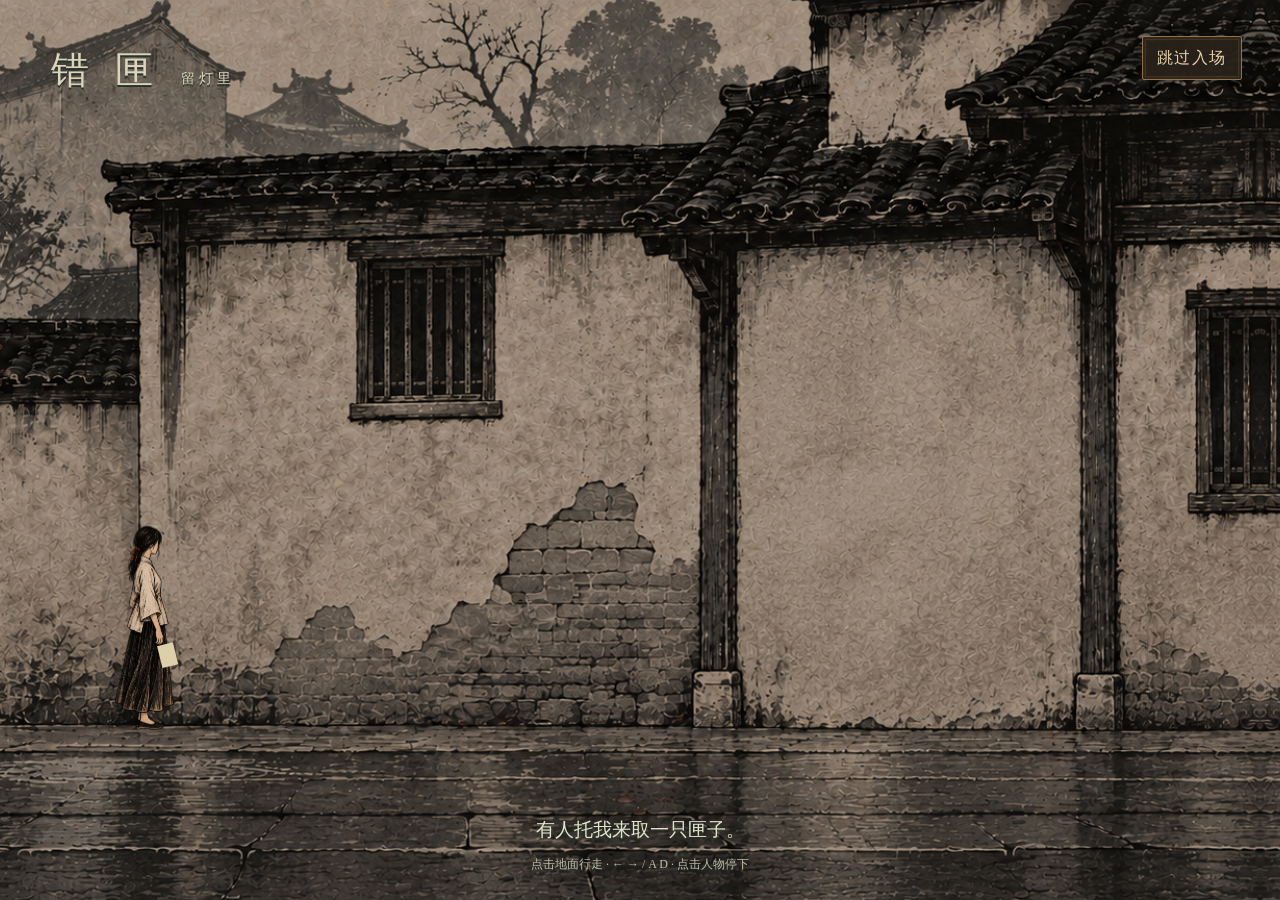
<file: index.html>
<!doctype html><html lang="zh-CN"><head><meta charset="utf-8"><meta name="viewport" content="width=device-width,initial-scale=1"><title>错匣 · 请裹甜些</title><link rel="icon" href="data:,"><link rel="stylesheet" href="style.css?v=fortune-room-62"><link rel="stylesheet" href="styles/controls.css?v=fortune-room-62"><link rel="stylesheet" href="styles/fortune-room.css?v=fortune-room-62"><link rel="stylesheet" href="styles/name-return.css?v=fortune-room-62"></head><body>
<svg width="0" height="0" style="position:absolute" aria-hidden="true"><defs><filter id="mirror-dust" x="-5%" y="-5%" width="110%" height="110%"><feTurbulence type="fractalNoise" baseFrequency=".65" numOctaves="2" seed="8" result="noise"/><feColorMatrix in="noise" type="matrix" values="0 0 0 0 0 0 0 0 0 0 0 0 0 0 0 .4 .4 .4 0 .25" result="grain"/><feComposite in="SourceGraphic" in2="grain" operator="in"/></filter><filter id="paper-cutout" color-interpolation-filters="sRGB"><feColorMatrix type="matrix" values="1 0 0 0 0  0 1 0 0 0  0 0 1 0 0  -4.252 -14.308 -1.444 0 18.4"/><feComposite in2="SourceGraphic" operator="in"/></filter><filter id="box-cutout" color-interpolation-filters="sRGB"><feColorMatrix type="matrix" values="1 0 0 0 0  0 1 0 0 0  0 0 1 0 0  -4.252 -14.308 -1.444 0 16"/><feComposite in2="SourceGraphic" operator="in"/></filter><filter id="projected-ink" color-interpolation-filters="sRGB"><feColorMatrix type="matrix" values="0 0 0 0 .12  0 0 0 0 .10  0 0 0 0 .075  -.3 -1 -.1 0 1.4"/><feComposite in2="SourceGraphic" operator="in"/></filter><filter id="title-ink" color-interpolation-filters="sRGB"><feColorMatrix type="matrix" values="0 0 0 0 .94  0 0 0 0 .81  0 0 0 0 .61  -.2126 -.7152 -.0722 0 1"/><feComposite in2="SourceGraphic" operator="in"/></filter></defs></svg>
<header><span class="brand">错 匣 <small>第一折 · 请裹甜些</small></span><nav><button id="help">提示</button><button id="restart">重来</button></nav></header>
<main><div class="chapter"><span id="viewname">屏风与茶桌</span><span id="objective">取回留在书寓的匣子</span></div>

<section id="stage" aria-label="寄物铺房间"><button id="back" aria-label="回到房间" hidden>←</button><div id="scene"><img id="background" alt="" draggable="false"><div id="shadows"></div><div id="objects"></div><div id="hotspots"></div><div id="characters" aria-hidden="true"></div></div><section id="inspection" aria-label="物件近看" hidden></section><section id="banquet" aria-label="门后送行宴" hidden></section><section id="nine-bowls" aria-label="第二折问路" hidden></section><section id="name-return" aria-label="第三折领回交互简图" hidden></section><div id="scene-load" role="status" hidden></div><div id="mechanism-echo" hidden></div><button id="skip-handover" hidden>跳过</button><button id="left" class="turn left" aria-label="向左转">‹</button><button id="right" class="turn right" aria-label="向右转">›</button></section>
<section class="inventory" aria-label="随身物品"><span class="inventory-label">随身</span><span id="cabinet-inventory"></span><button id="letter" class="inventory-paper">半张凭条</button></section><section id="feedback-dock" aria-label="行动与提示"><div class="interaction"><p id="status" role="status" aria-live="polite">纸偶停在桌上，屏风里的手却像在等什么。</p></div><div id="hint-actions"></div></section><p class="session-note">本轮进度保留在此页面；刷新会重新开始。</p><div id="speech-slot"><section id="speech" aria-label="人物对白" hidden><span id="speech-speaker"></span><p id="speech-line" role="status" aria-live="polite"></p><div id="speech-actions"></div><button id="close-speech" aria-label="收起对白">×</button></section></div>

<div id="lamp-controls" hidden><label for="lamp-position">灯的位置</label><input id="lamp-position" type="range" min="0" max="1" step="0.001" aria-label="连续移动灯"><input id="lamp-depth" type="range" min="0" max="1" step="0.001" aria-label="蜡烛前后位置"><button data-lamp-step="0,-1" aria-label="蜡烛向后">后</button><button data-lamp-step="0,1" aria-label="蜡烛向前">前</button><button id="lamp-done">放开</button></div>
<div id="puppet-controls" hidden><span id="puppet-label"></span><button data-puppet-step="-1,0" aria-label="纸偶向左">左</button><button data-puppet-step="0,-1" aria-label="纸偶向后">后</button><button data-puppet-step="0,1" aria-label="纸偶向前">前</button><button data-puppet-step="1,0" aria-label="纸偶向右">右</button><button id="puppet-reset">归位</button><button id="puppet-done">放开</button></div>

<p class="gesture">点击物件近看 · 拖动纸偶与灯 · 选中后可用方向键微调</p></main>
<dialog id="intro" aria-label="穿过巷子"><section id="alley-view" tabindex="0" aria-label="巷道，方向键或A D行走，点击地面走过去，点击人物停下">
<div id="alley-sky"></div><div id="alley-distant" aria-hidden="true"></div><div id="alley-world" aria-hidden="true"><div class="alley-house " style="--x:0;--w:720;--h:660"><div class="alley-roof"></div><div class="alley-window"></div><div class="alley-window second"></div><div class="alley-doorway"></div></div><div class="alley-house " style="--x:750;--w:610;--h:550"><div class="alley-roof"></div><div class="alley-window"></div><div class="alley-window second"></div><div class="alley-doorway"></div></div><div class="alley-house " style="--x:1390;--w:780;--h:690"><div class="alley-roof"></div><div class="alley-window"></div><div class="alley-window second"></div><div class="alley-doorway"></div></div><div class="alley-house " style="--x:2200;--w:650;--h:590"><div class="alley-roof"></div><div class="alley-window"></div><div class="alley-window second"></div><div class="alley-doorway"></div></div><div class="alley-house " style="--x:2880;--w:760;--h:640"><div class="alley-roof"></div><div class="alley-window"></div><div class="alley-window second"></div><div class="alley-doorway"></div></div><div class="alley-house " style="--x:3670;--w:590;--h:560"><div class="alley-roof"></div><div class="alley-window"></div><div class="alley-window second"></div><div class="alley-doorway"></div></div><div class="alley-house alley-shop" style="--x:4290;--w:710;--h:710"><div class="alley-roof"></div><div class="alley-window"></div><div class="alley-window second"></div><div class="alley-doorway"></div><span class=alley-sign>寄物</span><span class=alley-lantern></span></div><div id="alley-ground"></div><div class="alley-clothes" style="--x:1630"></div><div class="alley-clothes" style="--x:3300"></div><div class="alley-end"></div></div>
<div id="alley-shop-scene" aria-hidden="true"><div class="alley-scene-crop alley-extension alley-extension-start"></div><div class="alley-scene-crop alley-extension alley-extension-middle"></div><div class="alley-scene-crop"><img id="alley-scene-art" src="assets/alley-shop/main-scene-v1.png" alt="" draggable="false"></div><div class="alley-door-interior"></div></div>
<button id="alley-player" aria-label="停下"><img id="qinghe-art" src="assets/alley-shop/qinghe-stand-v1.png" alt="" draggable="false"><span class="walking-sprite"><img id="qinghe-walk-art" src="assets/alley-shop/qinghe-walk-v1.png" alt="" draggable="false"><span class="walk-frame" style="--sx:60;--sy:43;--sw:389;--sh:803;--axis:260;--foot:842"></span><span class="walk-frame" style="--sx:515;--sy:41;--sw:294;--sh:807;--axis:690;--foot:846"></span><span class="walk-frame" style="--sx:920;--sy:45;--sw:422;--sh:803;--axis:1120;--foot:846"></span><span class="walk-frame" style="--sx:1401;--sy:44;--sw:309;--sh:804;--axis:1570;--foot:846"></span></span><span class="walker-paper"></span></button>
<div id="alley-foreground" aria-hidden="true"><img id="alley-leaf-art" src="assets/alley-shop/door-leaf-v1.png" alt="" draggable="false"><img id="alley-lantern-art" src="assets/alley-shop/lantern-v1.png" alt="" draggable="false"><img id="alley-frame-art" src="assets/alley-shop/door-frame-v1.png" alt="" draggable="false"></div>
<button id="alley-retry" hidden>重试载入</button><button id="alley-enter" hidden>入内 →</button><div class="alley-heading"><span>错 匣</span><small>留灯里</small></div><button id="alley-skip">跳过入场</button><div class="alley-footer"><p id="alley-caption" role="status" aria-live="polite"></p><small>点击地面行走 · ← → / A D · 点击人物停下</small></div></section></dialog>
<dialog id="sheet"><div class="sheet-head"><span>纸上留痕</span><button id="close-sheet" aria-label="合上">合上</button></div><h2 id="sheet-title"></h2><div id="sheet-body"></div><div id="sheet-actions"></div></dialog>
<script type="module" src="app.mjs?v=fortune-room-62"></script></body></html>
</file>
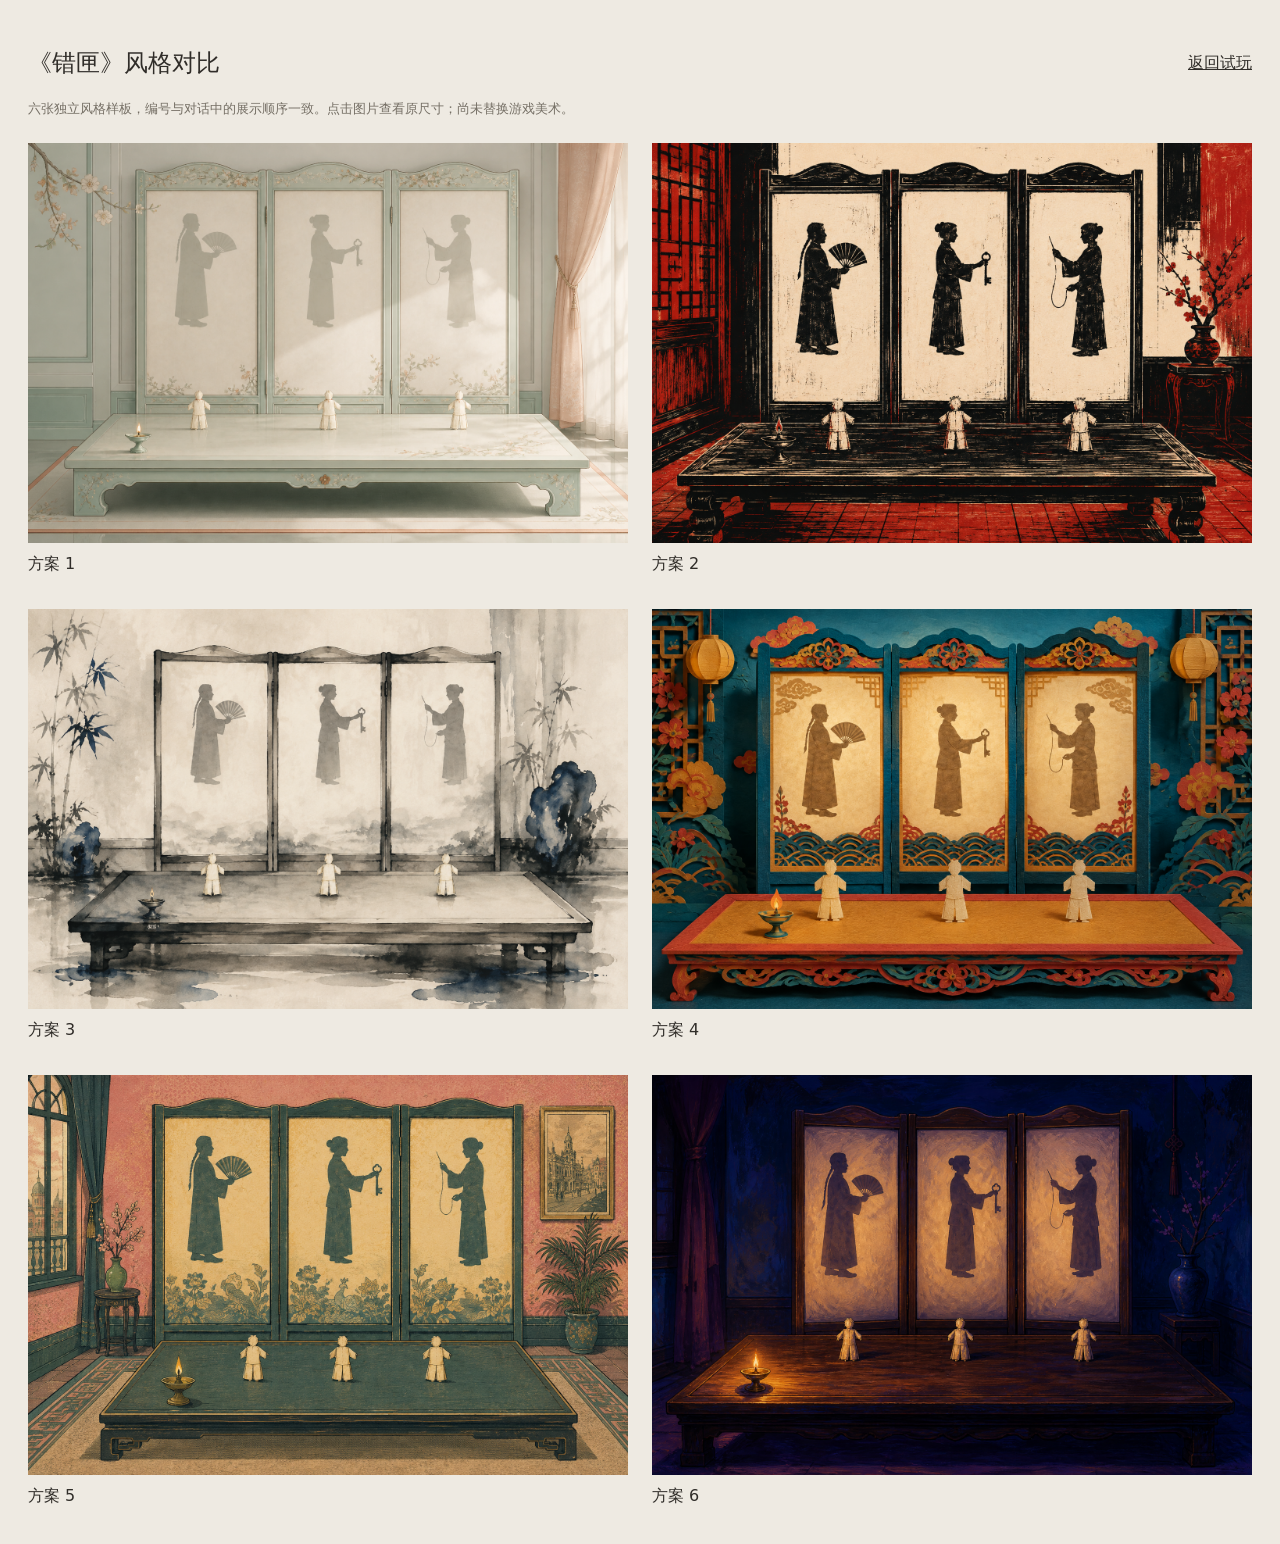
<file: styles/index.html>
<!doctype html><html lang="zh-CN"><meta charset="utf-8"><meta name="viewport" content="width=device-width,initial-scale=1"><title>错匣 · 风格对比</title><style>body{margin:0;padding:28px;background:#eeeae2;color:#302d29;font:16px/1.6 system-ui,sans-serif}header,main{max-width:1400px;margin:auto}header{display:flex;justify-content:space-between;align-items:center}h1{font-size:24px;font-weight:500}a{color:inherit}main{display:grid;grid-template-columns:repeat(2,minmax(0,1fr));gap:24px}figure{margin:0}img{width:100%;height:auto;display:block}figcaption{padding:8px 0;font-size:16px}p{max-width:1400px;margin:0 auto 24px;color:#756f65;font-size:13px}@media(max-width:700px){body{padding:16px}main{grid-template-columns:1fr}header{align-items:start}h1{font-size:20px}}</style><header><h1>《错匣》风格对比</h1><a href="../">返回试玩</a></header><p>六张独立风格样板，编号与对话中的展示顺序一致。点击图片查看原尺寸；尚未替换游戏美术。</p><main><figure><a href="option-1.png" target="_blank" rel="noopener"><img src="option-1.png" alt="方案 1" width="1536" height="1024"></a><figcaption>方案 1</figcaption></figure><figure><a href="option-2.png" target="_blank" rel="noopener"><img src="option-2.png" alt="方案 2" width="1536" height="1024"></a><figcaption>方案 2</figcaption></figure><figure><a href="option-3.png" target="_blank" rel="noopener"><img src="option-3.png" alt="方案 3" width="1536" height="1024"></a><figcaption>方案 3</figcaption></figure><figure><a href="option-4.png" target="_blank" rel="noopener"><img src="option-4.png" alt="方案 4" width="1536" height="1024"></a><figcaption>方案 4</figcaption></figure><figure><a href="option-5.png" target="_blank" rel="noopener"><img src="option-5.png" alt="方案 5" width="1536" height="1024"></a><figcaption>方案 5</figcaption></figure><figure><a href="option-6.png" target="_blank" rel="noopener"><img src="option-6.png" alt="方案 6" width="1536" height="1024"></a><figcaption>方案 6</figcaption></figure></main></html>
</file>
<file: style.css>
:root{--ink:#211b16;--paper:#efdab9;--red:#b82d18}*{box-sizing:border-box}body{margin:0;background:#171815;color:#f0d8b4;font-family:"Songti SC","STSong","Noto Serif CJK SC",serif}button,a{-webkit-tap-highlight-color:transparent}button{font:inherit;cursor:pointer;color:inherit;background:none;border:0}button:hover{filter:brightness(1.12)}button:focus-visible,a:focus-visible{outline:2px solid #df5d38;outline-offset:3px}button:disabled{cursor:default}[hidden]{display:none!important}header{max-width:1120px;margin:auto;display:flex;align-items:center;justify-content:space-between;padding:20px 24px 12px}.brand{font-size:26px;letter-spacing:4px}.brand small{font-size:11px;letter-spacing:2px;margin-left:20px;opacity:.6}nav{display:flex;gap:12px;font-size:12px}.old{color:inherit;text-decoration:none;font-size:12px;opacity:.65}main{max-width:1120px;margin:auto;padding:0 24px 20px}.chapter{display:flex;justify-content:space-between;font-size:12px;padding:10px 2px;letter-spacing:2px;color:#c6a889}#stage{position:relative;border:1px solid #754536;background:#151713;aspect-ratio:3/2;overflow:hidden;isolation:isolate}#scene{position:absolute;inset:0;overflow:hidden;--lamp-x:50%}#background{width:100%;height:100%;object-fit:contain;display:block;pointer-events:none}#shadows,#objects,#hotspots{position:absolute;inset:0;pointer-events:none}#objects{z-index:auto}#hotspots{z-index:3}#hotspots button,#objects button{pointer-events:auto}.turn{position:absolute;top:40%;height:19%;width:6%;min-width:38px;font-size:55px;font-family:serif;z-index:6;text-shadow:0 1px 4px #000;background:#17181588}.turn.right{right:0;transform:scaleX(1);background:#17181588}.turn.left{left:0}#back{position:absolute;top:1.5%;left:1.5%;padding:8px 20px;min-height:38px;background:#181a16ed;z-index:8;font-size:13px;white-space:nowrap}.hotspot{position:absolute;padding:0;border:1px solid transparent}.hotspot:hover,.hotspot:focus-visible{border:1px dashed #c4aa7755;background:#e9c88108}.hotspot span{opacity:0;position:absolute;left:50%;bottom:8%;transform:translateX(-50%);background:#272a22db;color:#dac8a4;white-space:nowrap;padding:6px 12px;font-size:12px}.hotspot:hover span,.hotspot:focus-visible span{opacity:1}.prop{position:absolute;transform:translateX(-50%);padding:0;background-repeat:no-repeat;background-size:300% 200%;mix-blend-mode:multiply}.prop.paper{background-position:0 0}.prop.lamp-on{background-position:50% 0}.prop.lamp-off{background-position:100% 0}.prop.shadow-key{background-position:0 100%}.prop.shadow-fan{background-position:50% 100%}.prop.shadow-needle{background-position:100% 100%}.prop:not(.shadow){background-image:url('assets/woodcut-figures-atlas.png');mix-blend-mode:normal;filter:url(#paper-cutout)}.shadow{background-image:url('assets/woodcut-figures-atlas.png');opacity:.83;transform-origin:50% 90%;transition:opacity .3s,filter .35s,transform .5s}#scene.front .shadow{filter:blur(2px);opacity:.58;transform:translateX(-37%) skewX(-17deg) scaleX(1.18)}.name-tag{position:absolute;transform:translateX(-50%) rotate(-3deg);padding:5px 10px;background:#ead1ad url('assets/woodcut-paper.png') center/cover;border:1px solid #a54029;box-shadow:1px 2px 4px #0008;color:#292018;letter-spacing:3px;font-size:clamp(12px,1.5vw,19px);min-width:46px;min-height:36px;white-space:nowrap;z-index:5}.seat-label{position:absolute;transform:translateX(-50%);font-size:clamp(10px,1.2vw,14px);color:#f0d4ae;pointer-events:none;text-shadow:0 1px 2px #222}.lamp-hit{position:absolute;touch-action:none;z-index:4;cursor:grab}.lamp-hit:active{cursor:grabbing}.lamp-caption{position:absolute;left:50%;bottom:0;transform:translateX(-50%);font-size:11px;white-space:nowrap;background:#161714dd;padding:2px 6px;mix-blend-mode:normal}.place-hit{z-index:3}.box-art{position:absolute;transform:translateX(-50%)}.box-sprite{position:absolute;inset:0;background-image:url('assets/woodcut-box-atlas.png');background-repeat:no-repeat;filter:url(#box-cutout)}.cord{position:absolute;top:4%;bottom:2%;left:48%;width:1.8%;background:#bb2e1b;transform-origin:50% 100%;box-shadow:1px 0 #351c13}.cord:after{content:"";position:absolute;top:48%;left:-2100%;width:4300%;height:2%;background:#bb2e1b}.loose .cord{transform:rotate(32deg);opacity:.75}.loose.opened .cord{transform:translate(150%,-2%) rotate(72deg);height:30%;top:auto;bottom:3%}.opened .cord:after{display:none}.paper-item{position:absolute;transform:translateX(-50%) rotate(-8deg);background:#edd4af url('assets/woodcut-paper.png') center/cover;border:1px solid #99432b;color:#292018;box-shadow:3px 4px 4px #0004;padding:8px;line-height:1.7}.paper-item span{font-size:clamp(11px,1.8vw,22px);writing-mode:vertical-rl}.engraving{position:absolute;color:#292018;line-height:2;letter-spacing:3px;font-size:clamp(13px,2vw,24px);padding:3% 4%;background:#f0d8b3 url('assets/woodcut-paper.png') center/cover;box-shadow:2px 4px 6px #0005}.ledger-copy{position:absolute;left:28%;top:19%;width:44%;height:65%;padding:4% 5%;background:#efd7b2 url('assets/woodcut-paper.png') center/cover;color:#292018;font-size:clamp(13px,2.1vw,25px);line-height:1.8;box-shadow:0 8px 20px #0005;transform:rotate(-2deg)}.ledger-copy p{margin:0 0 9%}.ledger-copy small{font-size:.7em;color:#84442e;display:block;line-height:1.8}.mirror-rule{position:absolute;left:65%;top:30%;writing-mode:vertical-rl;font-size:clamp(11px,1.5vw,18px);letter-spacing:5px;color:#b73822}.mirror-caption{position:absolute;left:50%;top:70%;transform:translateX(-50%);color:#efcca3;font-size:clamp(12px,2vw,23px);letter-spacing:3px}.interaction{min-height:64px;display:flex;align-items:center;justify-content:center;gap:12px;font-size:14px;line-height:1.7}.interaction p{margin:12px 0}.interaction button{font-size:12px;border-bottom:1px solid #b95136;white-space:nowrap}.inventory{display:flex;min-height:66px;align-items:center;gap:20px;border-top:1px solid #9d8b5d40;border-bottom:1px solid #9d8b5d40;padding:10px}.inventory-label{font-size:11px;color:#c5ab8b}#names{display:flex;gap:15px}.inventory .name-tag{position:relative;left:auto;top:auto;transform:rotate(-3deg);font-size:16px}.inventory .selected{outline:2px solid #e15a38;outline-offset:3px}.inventory-paper{background:#edd4af;color:#292018;border:1px solid #a33c24;min-height:40px;min-width:43px;transform:rotate(3deg);font-size:12px;margin-left:auto}.gesture{text-align:center;font-size:11px;color:#c3aa8a;line-height:1.7;margin-top:14px}dialog{color:var(--ink);border:1px solid #a43c25;box-shadow:0 25px 80px #0009;background:url('assets/woodcut-paper.png') center/cover;width:min(520px,calc(100vw - 32px));max-height:calc(100svh - 32px);padding:28px 38px}dialog::backdrop{background:#131411cc;backdrop-filter:blur(3px)}.sheet-head{display:flex;justify-content:space-between;align-items:center;font-size:11px;color:#954b32}.sheet-head button{min-height:40px;min-width:44px}dialog h2{font-size:25px;font-weight:400;margin:24px 0}#sheet-body{font-size:17px;line-height:2.1}#sheet-body p{margin:16px 0}#sheet-body small{display:block;font-size:12px;color:#80573e;line-height:1.9}#sheet-actions{display:flex;gap:12px;margin-top:24px;flex-wrap:wrap}#sheet-actions button,#enter{border:1px solid #a43c25;padding:10px 20px;min-height:44px}#intro{text-align:center;padding:45px}.intro-inner h1{font-weight:400;font-size:68px;letter-spacing:14px;margin:35px 0}.intro-inner p:not(.eyebrow){line-height:2.2;font-size:18px;letter-spacing:3px}.eyebrow{font-size:11px;letter-spacing:4px;color:#8d432b}.intro-inner small{display:block;font-size:11px;margin-top:20px;color:#82583f}#enter{margin-top:24px}.waiting .place-hit{outline:1px dashed #cbb28755}
@media(max-width:650px){header{padding:17px 12px 10px}.brand{font-size:23px}.brand small{display:none}.old,nav{font-size:11px}nav{gap:4px}nav button{min-height:36px}main{padding:0 10px 20px}.chapter{font-size:10px;letter-spacing:1px}.turn{font-size:36px;width:9%;min-height:44px}#back{font-size:11px;padding:6px 12px;min-height:34px;top:1%;left:1%}.interaction{font-size:12px;min-height:74px;line-height:1.8;padding:0 4px}.inventory{gap:12px;padding:10px 4px}#names{gap:10px}.inventory .name-tag{font-size:14px}.name-tag{padding:3px 5px;min-height:32px;min-width:41px}.gesture{font-size:10px}.lamp-caption{font-size:9px}.ledger-copy{left:18%;width:64%;top:7%;height:79%;font-size:14px;padding:4% 5%;line-height:1.6}.ledger-copy p{margin-bottom:5%}.ledger-copy small{font-size:10px;line-height:1.5}.engraving{font-size:13px;line-height:1.6;letter-spacing:1px;padding:3%}dialog{padding:20px 26px}#sheet-body{font-size:16px}.hotspot span{font-size:11px}.inventory-paper{margin-left:auto}}
@media(prefers-reduced-motion:reduce){*{transition:none!important}}

#stage[data-closeup="mirror"] #shadows{clip-path:ellipse(13.7% 32.7% at 50% 43%)}
#stage[data-view="d"][data-closeup=""] #shadows{clip-path:ellipse(8.3% 19.6% at 64% 33%)}
#take-letter{transform:translateX(-50%) perspective(500px) rotateX(35deg) rotateZ(-6deg)}
#shadows{mix-blend-mode:multiply}
#take-letter{padding:0;display:grid;place-items:center}#take-letter span{writing-mode:horizontal-tb;line-height:1;font-size:clamp(10px,1.5vw,18px)}
#rubbing{padding:4px}#rubbing span{white-space:nowrap;line-height:1.1}

.shadow-handle{position:absolute;touch-action:none;cursor:grab;border:1px solid transparent;border-radius:45%;background:transparent}.shadow-handle span{display:none}.shadow-handle:hover,.shadow-handle.chosen-shadow{border-color:#b63022bb}.shadow-handle:active{cursor:grabbing}.shadow-handle.chosen-shadow{box-shadow:0 0 12px #deb67522}#shadow-controls{display:flex;align-items:center;justify-content:center;gap:8px;margin:-4px 0 14px;flex-wrap:wrap}#shadow-controls span{font-size:11px;color:#d2b494;margin-right:8px}#shadow-controls button{min-width:38px;min-height:38px;border:1px solid #ac604a88;font-size:14px}#shadow-controls button:last-child{font-size:12px;border-color:transparent}@media(max-width:650px){#shadow-controls{gap:5px}#shadow-controls span{flex-basis:100%;text-align:center;margin:0}#shadow-controls button{min-width:40px;min-height:40px}}

/* Selected woodcut palette and sprite cell clearance. */
.brand,.intro-inner h1{color:#cc4128}.intro-inner h1{font-weight:600}#enter{background:#ae321e;color:#f3ddbb}.prop:not(.shadow){background-size:300% 213.333333%}.shadow{background-size:300% 191.7603%;opacity:1}#scene.front .shadow{opacity:.68;filter:blur(1px)}.name-tag,.paper-item,.ledger-copy{box-shadow:1px 2px 0 #18191466}.name-tag{border-color:#a93621}.inventory{border-color:#ad62434d}.turn{color:#efd3ac}.shadow-handle.chosen-shadow{box-shadow:none}.mirror-rule{background:#efd6b1cc;padding:3px}.lamp-caption{color:#f0d7b4}

#scene.closeup .seat-label{color:#a93320;text-shadow:none}.mirror-caption{color:#8b2c1a;background:#f0d8b3dd;padding:3px 8px}.brand small{color:#d0ad8c;opacity:1}

#back{position:relative;top:auto;left:auto;display:block;margin:0 0 8px;padding:6px 12px;min-height:34px;width:max-content;border:1px solid #a3553d;color:#efd7b4;background:#171815}

#scene.continuous .shadow{transition:none;transform-origin:50% 90%}#lamp-controls{display:flex;justify-content:center;align-items:center;gap:14px;margin:0 0 14px;font-size:12px}#lamp-position{width:min(300px,55vw);min-height:40px;accent-color:#bd3d26;touch-action:pan-y}#lamp-done{min-height:40px;padding:0 10px}

/* Keep scene interaction visually quiet; keyboard focus remains visible. */
.hotspot:hover,.hotspot:focus-visible{border-color:transparent;background:transparent}.hotspot span,.lamp-caption{display:none}.shadow-handle:hover,.shadow-handle.chosen-shadow{border-color:transparent;box-shadow:none}.waiting .place-hit{outline:none}.lamp-hit:focus:not(:focus-visible),.shadow-handle:focus:not(:focus-visible){outline:none}

/* Physical puppets, shadow contacts, and raster book/chest components. */
.raster{background-repeat:no-repeat;filter:url(#paper-cutout)}
.puppet{position:absolute;transform:translateX(-50%);background-image:url('assets/cooperation-puppets.png');background-size:300% 100%;pointer-events:none}
.puppet-hit{position:absolute;touch-action:none;cursor:grab;background:none;border:0}.puppet-hit:active{cursor:grabbing}
.co-shadow{position:absolute;transform:translateX(-50%);background-image:url('assets/cooperation-shadows.png');background-size:300% 100%;background-repeat:no-repeat;pointer-events:none}
.chest{position:absolute;transform:translateX(-50%);pointer-events:none}.chest-frame{position:absolute;inset:0}
#mechanism-echo{position:absolute;right:3%;top:3%;width:23%;z-index:10;pointer-events:none}.echo-art{position:relative;width:100%;aspect-ratio:1.4}.echo-art .raster{position:absolute;inset:0}.echo-before{transition:opacity .5s}.echo-before.gone{opacity:0}#mechanism-echo p{background:#eed1a9;color:#742715;font-size:clamp(10px,1.2vw,14px);padding:5px;text-align:center;margin:0}
.book-closed{transform:translateX(-50%);cursor:pointer}.book-open{position:absolute;left:7%;top:4%;width:86%;height:90.5%;animation:book-unfold .4s ease-out}.book-art{position:absolute;inset:0}.book-page{position:absolute;top:9%;width:32%;height:77%;color:#241b12;font-size:clamp(11px,1.65vw,20px);line-height:1.9;letter-spacing:1px}.left-page{left:12%}.right-page{left:53%}.book-page h3{font-size:1.13em;font-weight:400;margin:0 0 12%}.book-page p{margin:0 0 10%}.book-note{color:#9b3721}.book-close{color:#682d1c;background:#edd1a9;min-height:30px;font-size:12px}
.closed-ledger-wide{position:absolute;left:74%;top:38%;width:9%;height:22%;transform:translateX(-50%) perspective(700px) rotateX(60deg) rotateZ(-12deg);transform-origin:50% 50%}
#puppet-controls{display:flex;align-items:center;justify-content:center;gap:8px;margin:0 0 14px;flex-wrap:wrap;font-size:12px}#puppet-controls span{color:#cfb18c;margin-right:8px}#puppet-controls button{padding:5px 10px;min-height:40px;min-width:36px}#puppet-controls button:hover{color:#ed7952}.inventory-paper{padding:6px 10px}
#scene.cooperation #take-letter{font-size:clamp(10px,1.5vw,18px);background-image:url('assets/woodcut-paper.png');transform:translateX(-50%) rotate(-5deg)}
@keyframes book-unfold{from{opacity:.3;transform:scaleX(.7)}to{opacity:1;transform:scaleX(1)}}
.contact-response{animation:contact-response .5s ease-out}@keyframes contact-response{50%{filter:drop-shadow(0 0 4px #d7532c)}100%{filter:none}}
@media(max-width:650px){#puppet-controls{gap:2px}#puppet-controls span{flex-basis:100%;text-align:center;margin:0}#mechanism-echo{width:28%}.book-page{font-size:11px;line-height:1.6;letter-spacing:0}.book-page h3{margin-bottom:10%}.book-page p{margin-bottom:8%}.book-close{font-size:10px}}
.book-closed,.book-close{position:absolute}.book-close{padding:3px 8px;width:auto!important;height:auto!important;min-width:44px}
.closed-ledger-wide{top:44%;width:7%;height:17.2%;transform:translateX(-50%) perspective(700px) rotateX(78deg) rotateZ(-12deg)}

.co-shadow{mix-blend-mode:multiply}
/* Tableside rituals: raster parts share the room's woodcut palette. */
button.raster:hover,button.raster:focus-visible{filter:url(#paper-cutout) brightness(1.04)}
.closed-ledger-wide{left:81%;top:50%;width:12%;height:7.55%;transform:translateX(-50%)}
.ritual-art{position:absolute;inset:0;display:block;pointer-events:none}
.ritual-room-item{position:absolute;padding:0;z-index:4;touch-action:manipulation}
.ritual-room-item:hover{filter:none}.ritual-room-item:hover>.raster{filter:url(#paper-cutout) brightness(1.08)}
.abacus-room .room-bead{position:absolute;top:34%;width:12%;height:28%;transform:translateX(-50%)}
#ritual-inventory{display:flex;gap:12px;align-items:center;flex-wrap:wrap}#ritual-inventory button{position:relative;width:48px;height:48px;padding:0}#ritual-inventory .ritual-art{bottom:12px}#ritual-inventory button>span:last-child:not(.ritual-art){position:absolute;bottom:-7px;left:0;right:0;font-size:10px;text-align:center}.ritual-inventory-note{font-size:12px;color:#c6a889}.inventory{flex-wrap:wrap}
#workshop{position:absolute;inset:0;z-index:20;overflow:hidden;background:#e8d0ac url('assets/woodcut-paper.png') center/cover;color:#2a2017;isolation:isolate}
.abacus-board{position:absolute;left:17%;top:3%;width:66%;height:76%}.abacus-frame,.bead-field{position:absolute;inset:0}.bead-column{position:absolute;top:0;width:13%;height:100%;transform:translateX(-50%);padding:0;cursor:grab;touch-action:none}.bead-column:active{cursor:grabbing}.bead-column:hover{filter:none}.abacus-bead{left:0;right:0;bottom:auto;height:7.3%;transform:translateY(-50%);transition:top .16s ease-out}.bead-column:disabled{opacity:1}
#travel-pearl{position:absolute;left:-3%;top:53%;width:4.8%;height:5.8%;transform:translate(-50%,-50%);transition:left .19s linear,top .19s linear;pointer-events:none;z-index:4}.pearl-stopped{animation:pearl-jolt .2s alternate 2}@keyframes pearl-jolt{to{translate:-5px}}
.path-end{position:absolute;top:59%;font-size:clamp(11px,1.3vw,16px);color:#8f321b}.path-start{left:-6%}.path-exit{right:-6%}
.workshop-actions{position:absolute;left:8%;right:8%;top:82%;display:flex;justify-content:center;align-items:center;gap:22px;font-size:clamp(11px,1.4vw,17px)}.workshop-actions button{padding:5px 12px;min-height:32px;color:#78321b}.workshop-actions button:disabled{opacity:.4}.workshop-note{position:absolute;left:6%;right:6%;bottom:1%;margin:0;text-align:center;font-size:clamp(10px,1.1vw,13px);line-height:1.6;color:#69482c}.abacus-reward{position:absolute;left:15%;right:15%;bottom:1%;height:16%;display:flex;align-items:center;justify-content:center;gap:10px;font-size:clamp(10px,1.1vw,13px)}.abacus-reward>.ritual-art{width:23%;height:24%;inset:20% auto auto 0}.abacus-reward>span:not(.ritual-art){margin-left:20%}.abacus-reward button{color:#862f19;min-height:32px}.workshop-abacus:has(.abacus-reward) .workshop-actions{display:none}
.candy-pan{position:absolute;left:17%;top:26%;width:66%;height:48%}#sugar-skewer{position:absolute;left:10%;top:24%;width:80%;height:32%;touch-action:none;transform:translateX(var(--travel,0%)) rotate(var(--roll,0deg));transform-origin:center;cursor:default}#sugar-skewer.ready{cursor:grab}#sugar-skewer.ready:active{cursor:grabbing}.candy-stick{top:47%;bottom:auto;height:7%;left:0;right:0}.threaded-pieces{position:absolute;left:20%;right:11%;top:0;bottom:0;display:flex;align-items:center;gap:3%}.threaded-piece{position:relative;width:30%;aspect-ratio:1;flex:none;animation:thread-slide .35s ease-out}.threaded-piece>.raster{filter:url(#paper-cutout) sepia(calc(var(--sugar,0)*.8)) saturate(calc(1 + var(--sugar,0)*.9)) brightness(calc(1 + var(--sugar,0)*.18))}.coated .threaded-piece>.raster{filter:url(#paper-cutout) sepia(.65) saturate(1.9) brightness(1.18)}@keyframes thread-slide{from{translate:80% -10%;opacity:.2}to{translate:0;opacity:1}}
.missing-skewer{position:absolute;inset:35% 0;text-align:center;color:#643a25;font-size:clamp(12px,1.5vw,18px)}.material-tray{position:absolute;left:22%;right:22%;top:3%;height:19%;display:flex;gap:14%;justify-content:center}.material-choice{position:relative;width:24%;height:100%;padding:0;touch-action:none;z-index:3}.material-choice>.ritual-art{bottom:15%}.material-choice>span:last-child{position:absolute;bottom:-8%;left:0;right:0;font-size:clamp(10px,1.1vw,13px);text-align:center;color:#6e321f}.material-choice:disabled{opacity:.35}.material-choice.chosen>span:last-child{color:#ac321c;text-decoration:underline;text-underline-offset:4px}.material-choice:hover{filter:none}.missing-material{position:absolute;left:0;right:0;top:30%;font-size:clamp(9px,1vw,12px);color:#816a4a}.candy-actions{top:77%}.workshop-candy .workshop-note{bottom:4%}.offering-note{position:absolute;left:17%;top:58%;color:#e8c28f;background:#211b16bb;padding:5px 10px;font-size:clamp(10px,1.2vw,15px)}
@media(max-width:650px){.abacus-board{left:15%;width:70%;top:3%;height:72%}.workshop-actions{gap:10px;top:78%}.workshop-actions button{padding:2px 7px;min-height:32px}.abacus-reward{left:8%;right:8%;bottom:1%;height:22%;gap:4px}.abacus-reward>.ritual-art{width:20%}.abacus-reward>span:not(.ritual-art){margin-left:15%;max-width:45%;line-height:1.5}.candy-actions{top:74%}.workshop-candy .workshop-note{bottom:3%;font-size:10px}.material-tray{top:2%;height:22%;left:18%;right:18%}.candy-pan{top:31%;height:40%}#sugar-skewer{top:30%;height:29%}#ritual-inventory{gap:8px}#ritual-inventory button{width:38px;height:42px}.inventory{gap:10px}}
.abacus-room{transform:perspective(500px) rotateX(50deg);transform-origin:center bottom}
.threaded-pieces{transform:none;transform-origin:center}
#ritual-inventory button:has(.ritual-art[style*="abacus-atlas"])>.ritual-art{top:14px;bottom:18px}
#ritual-inventory button{--iw:48px}#ritual-inventory button>.ritual-art,#ritual-inventory button:has(.ritual-art[style*="abacus-atlas"])>.ritual-art{left:50%;right:auto;top:4px;bottom:auto;width:min(100%,calc(32px * var(--asset-ratio)));height:min(32px,calc(var(--iw) / var(--asset-ratio)));transform:translateX(-50%)}
@media(max-width:650px){#ritual-inventory button{--iw:38px}}
.sugar-shell{position:absolute;inset:-2%;opacity:var(--sugar,0);pointer-events:none;transition:opacity .1s linear;filter:url(#paper-cutout)!important}.coated .sugar-shell{opacity:1}.coated .threaded-piece>.ritual-art{opacity:0}.book-page .book-tail{font-size:.85em;color:#754d31}
/* Let objects carry their identity; explanations remain available in Help. */
.chapter,.gesture,.inventory-label,#puppet-label,#lamp-controls label,#mechanism-echo p,.workshop-note,.path-end,.offering-note{display:none}
.interaction{position:absolute;width:1px;height:1px;min-height:0;padding:0;margin:-1px;overflow:hidden;clip-path:inset(50%);white-space:nowrap}
.inventory{border:0;min-height:76px;margin-top:12px;padding:6px 0;gap:16px}
#ritual-inventory button{width:52px;height:52px;--iw:52px}#ritual-inventory button>.ritual-art{top:8px;max-height:40px}
#puppet-controls,#lamp-controls{margin-top:12px}.material-choice{transition:filter .15s ease}.material-choice.chosen>.ritual-art{filter:url(#paper-cutout) brightness(1.2);transform:translateY(-5px)}
.abacus-reward{bottom:2%;height:16%;left:36%;right:36%}.abacus-reward #go-sugar{position:relative;width:100%;height:100%;padding:0}.abacus-reward #go-sugar>.ritual-art{top:38%;height:22%;bottom:auto}
.missing-pick{inset:47% 0 auto;height:7%;opacity:.16}.receipt-icon{position:relative!important;inset:auto!important;margin-left:auto;width:58px;height:70px;min-height:0;min-width:0;padding:0;border:0;background-color:transparent;transform:rotate(5deg);background-repeat:no-repeat;box-shadow:none;transition:transform .18s}
.receipt-icon:hover{transform:rotate(0deg) translateY(-3px)}
#intro{width:100vw;height:100svh;max-width:none;max-height:none;margin:0;padding:0;border:0;box-shadow:none;background:#160e0b url('assets/quiet-entry.png') center center/cover no-repeat;color:#efd8b6;overflow:hidden;opacity:1;transition:opacity .28s ease}
#intro::backdrop{background:#160e0b;backdrop-filter:none}#intro.entering{opacity:0;pointer-events:none}.intro-inner{position:relative;width:100%;height:100%;text-align:left}
#intro .intro-inner h1{position:absolute;top:17%;left:19%;margin:0;font-size:clamp(80px,9.2vw,150px);font-weight:600;letter-spacing:.14em;line-height:1.25;writing-mode:vertical-rl;color:#ead1aa;text-shadow:2px 3px 0 #2a100c}
#intro #enter{position:absolute;top:20%;left:43%;width:31%;height:65%;margin:0;padding:0;background:none;border:0;color:#eed6b0;font-size:14px;letter-spacing:7px;text-align:center;display:flex;align-items:flex-end;justify-content:center}
#intro #enter span{padding:18px 0;opacity:.78;transition:opacity .2s,translate .2s}#intro #enter:hover{filter:none}#intro #enter:hover span{opacity:1;translate:0 -3px}#intro #enter:focus-visible{outline:1px solid #caa47a66;outline-offset:4px}
@media(max-width:650px){#intro{background-position:58% center}#intro .intro-inner h1{top:13%;left:9%;font-size:76px;letter-spacing:.1em}#intro #enter{left:30%;top:22%;width:59%;height:61%;font-size:12px;letter-spacing:5px}.inventory{margin-top:8px;min-height:66px}#ritual-inventory button{width:42px;height:46px;--iw:42px}.receipt-icon{width:44px;height:58px}.abacus-reward{height:17%;left:32%;right:32%}}
.material-choice>.ritual-art{inset:0;font-size:inherit}.material-choice.chosen>.ritual-art{inset:0}
#letter[data-complete="false"]{height:54px;width:58px}#scene.cooperation #take-letter.receipt-icon-world{background-color:transparent;border:0;box-shadow:none;padding:0;transform:translateX(-50%) rotate(-6deg)}
@media(max-width:650px){#letter[data-complete="false"]{height:41px;width:44px}}
#intro h1:focus{outline:none}#intro #enter span{position:absolute;left:50%;bottom:26%;padding:0;transform:translateX(-50%);white-space:nowrap;opacity:.9;font-size:16px;text-shadow:0 2px 3px #130906}
@media(max-width:650px){#intro #enter span{font-size:13px;bottom:21%}}

/* Shen Sao occupies the room; dialogue never gates object exploration. */
#characters{position:absolute;inset:0;z-index:1;pointer-events:none}
#shen-figure{position:absolute;pointer-events:none;transform-origin:50% 90%}
.shen-art{position:absolute;inset:0;background-image:url('assets/shen-poses-woodcut-v2.png');background-size:300% 100%;background-repeat:no-repeat}
.counter-shen{left:14%;top:4%;width:26%;height:78%}
.door-shen{left:36%;top:18%;width:22%;height:66%}
.shen-candy{position:absolute;left:58%;top:36%;width:33%;height:5%}
.shen-hit{position:absolute;padding:0;border:0;background:none;z-index:6;touch-action:manipulation}
.shen-hit:hover{filter:none}.shen-hit:focus-visible{outline:1px solid #bf6a45;outline-offset:2px}
#speech-slot{min-height:66px;margin:8px 0 0}
#speech{position:relative;display:flex;align-items:baseline;gap:18px;max-width:760px;margin:0 auto;padding:12px 48px 12px 6px;line-height:1.8;color:#eed8b9}
#speech-speaker{flex:none;color:#ba7957;font-size:12px;letter-spacing:2px}
#speech-line{font-size:16px;letter-spacing:1px;margin:0}
#close-speech{position:absolute;right:0;top:3px;width:42px;height:42px;font-size:23px;color:#a97b58}
#skip-handover{position:absolute;right:3%;top:3%;min-height:40px;padding:6px 18px;background:#17120dc9;color:#ead0aa;z-index:25;letter-spacing:2px;font-size:12px}
#stage[data-shen="carrying"] #mechanism-echo{display:none}
@media(max-width:650px){
 #speech-slot{min-height:76px;margin-top:5px}
 #speech{gap:10px;padding:8px 35px 8px 2px;line-height:1.75}
 #speech-line{font-size:13px;letter-spacing:.3px}
 #speech-speaker{font-size:11px;letter-spacing:1px}
 #close-speech{width:32px;height:36px;top:1px;font-size:20px}
 #skip-handover{min-height:36px;padding:4px 12px;top:2%;font-size:11px}
}

/* Movable cabinet panels and a shared full-sprite shadow transform. */
.projected-shadow{position:absolute;pointer-events:none;mix-blend-mode:multiply}.shadow-art{position:absolute;inset:0;background:url('assets/cooperation-shadows.png') no-repeat;background-size:300% 100%}
.cabinet-compartment{position:absolute;isolation:isolate;perspective:450px}.cabinet-inside,.cabinet-panel,.cabinet-door{position:absolute;inset:0}.cabinet-inside,.cabinet-detail-art{background-image:url('assets/cabinet-interiors.png');background-size:200% 200%;background-repeat:no-repeat}.cabinet-panel{transform-origin:left center;transition:transform .42s ease,filter .42s ease;pointer-events:none;z-index:3;backface-visibility:hidden}.cabinet-compartment[data-open="true"] .cabinet-panel{transform:rotateY(-76deg);filter:brightness(.75)}.cabinet-door{width:100%;height:100%;padding:0;z-index:1;touch-action:manipulation}.cabinet-inspect{position:absolute;left:30%;top:22%;width:65%;height:72%;padding:0;z-index:2;touch-action:manipulation}.cabinet-door:hover,.cabinet-inspect:hover{filter:none}.cabinet-door:focus-visible,.cabinet-inspect:focus-visible{outline:1px solid #c59158;outline-offset:2px}.cabinet-detail-art{width:100%;aspect-ratio:1.5;margin:12px 0}
#lamp-controls{flex-wrap:wrap;gap:10px}#lamp-position,#lamp-depth{width:min(230px,33vw);min-height:40px;accent-color:#bd3d26}#lamp-controls button{min-height:44px;padding:0 10px}#lamp-depth{touch-action:pan-y}
@media(prefers-reduced-motion:reduce){.cabinet-panel{transition:none}}

/* The cabinet hides a full figure; tabletop props remain in front of both. */
#objects{z-index:2}
.counter-foreground{position:absolute;inset:0;background:url('assets/counter-room-v1.png') center/100% 100% no-repeat;clip-path:polygon(26% 46.8%,74.3% 46.8%,84% 58%,84% 89%,16.5% 89%,16.5% 58%);pointer-events:none}
/* Convert ink luminance to transparent umbra without moving any tool contours. */
.shadow-art{filter:url(#projected-ink) blur(.4px);opacity:.78}

/* Authored title lettering and a visible entry on the door. */
#intro .intro-inner h1{left:13%;top:14%;width:clamp(150px,16vw,240px);height:auto;writing-mode:horizontal-tb;line-height:0}
#intro h1 img{display:block;width:100%;height:auto;filter:url(#title-ink);pointer-events:none}
#intro #enter{left:61%;top:67%;width:138px;height:62px;min-height:62px;transform:translate(-50%,-50%);display:grid;place-items:center;background:#a8321eea;border:1px solid #e9bc7d;box-shadow:0 4px 16px #080604aa;color:#ffe8be}
#intro #enter span{position:static;transform:none;padding:0;opacity:1;font-size:26px;line-height:1;letter-spacing:8px;text-indent:8px;text-shadow:0 2px 0 #5c1a0d}
#intro #enter:focus-visible{outline:3px solid #ffe0a7;outline-offset:6px}
.abacus-room{transform:perspective(500px) rotateX(66deg)}
.closed-ledger-wide{top:49.1%;width:10%;height:5.9%}
.wall-clue,.wall-clue-detail{background-image:url('assets/wall-clues-ink-v1.png');background-size:200% 100%;background-repeat:no-repeat}
.wall-clue{position:absolute;filter:url(#paper-cutout);padding:0;background-size:200% auto;mix-blend-mode:multiply;opacity:.88}.wall-clue:focus-visible{outline:1px solid #a94424;outline-offset:4px}.wall-clue-detail{width:min(100%,300px);aspect-ratio:3/4;margin:12px auto 0}
#ritual-inventory button.inventory-skewer{width:110px;--iw:110px}#ritual-inventory .inventory-skewer>.inventory-stick{width:100%;height:9px;top:24px;max-height:none}
.inventory-threaded{position:absolute;inset:6px 13px 6px 9px;display:flex;align-items:center;gap:0;pointer-events:none}.inventory-piece{position:relative;width:30%;height:auto;aspect-ratio:1}#ritual-inventory .inventory-piece>.ritual-art{inset:0}
#ritual-inventory .inventory-skewer>span.inventory-threaded{inset:6px 13px 6px 9px}
.abacus-reward{left:25%;right:25%;gap:16px;bottom:1%;height:17%}.abacus-reward #go-sugar{width:65%}.abacus-reward #go-sugar>.ritual-art:not(.reward-eye){left:30%;width:70%}.abacus-reward #go-sugar>.reward-eye{width:23%;height:65%;left:0;top:7%}.abacus-reward #take-abacus-items{min-height:40px;white-space:nowrap}
@media(max-width:650px){#intro .intro-inner h1{left:6%;top:13%;width:125px}#intro #enter{left:64%;top:67%;width:116px;height:56px;min-height:56px}#intro #enter span{font-size:24px;letter-spacing:6px;text-indent:6px}#ritual-inventory button.inventory-skewer{width:90px;--iw:90px}#ritual-inventory .inventory-skewer>.inventory-stick{top:22px}.inventory-piece{height:auto}.abacus-reward{left:17%;right:17%;height:19%;gap:10px}.candy-actions{gap:3px}.candy-actions button{font-size:11px;padding:2px 6px}}

/* Object inspection replaces the stage view; it is not a dialog. */
#inspection{position:absolute;inset:0;overflow:hidden;background:#e8cfaa url('assets/woodcut-paper.png') center/cover;z-index:8}
.inspection-scroll{position:absolute;left:26.5%;top:3%;width:47%;height:94%;background:url('assets/woodcut-paper.png') center/cover;border-block:8px solid #231b12;box-shadow:0 2px 5px #291b1255}
.inspection-ink{position:absolute;left:0;top:0;width:100%;height:100%;background:url('assets/wall-clues-ink-v1.png') no-repeat;background-size:200% 100%;filter:url(#paper-cutout);mix-blend-mode:multiply}
.inspection-cabinet-art{position:absolute;inset:0;background:url('assets/cabinet-interiors.png') no-repeat;background-size:200% 200%}
#inspection-close-cabinet{position:absolute;right:3%;top:3%;min-height:44px;padding:7px 16px;background:#181510dc;border:1px solid #b18b57;color:#efd4aa;font-size:13px}
@media(max-width:650px){.inspection-scroll{border-block-width:3px}#inspection-close-cabinet{font-size:11px;padding:4px 10px;min-height:36px}}

/* Keep the ink cutout while interacting with either wall picture. */
.wall-clue:hover,.wall-clue:focus-visible,.wall-clue:active{filter:url(#paper-cutout)}
.abacus-guide{position:absolute;inset:0;width:100%;height:100%;overflow:visible;pointer-events:none;fill:none;stroke:#984327;stroke-width:.55;stroke-dasharray:1.2 .9;opacity:.85}
.abacus-guide circle{fill:#dec79c;stroke-width:.5;stroke-dasharray:none}.abacus-guide .abacus-link{stroke-width:.35;stroke-dasharray:none}.abacus-guide .abacus-arrow{stroke-width:.55;stroke-dasharray:none}
.workshop-abacus .abacus-instruction{display:block;bottom:1%;font-size:clamp(10px,1.1vw,13px)}
.bead-blocked{outline:1px dashed #984327;outline-offset:2px}

.take-cabinet-item{position:absolute;cursor:grab;padding:0;background:transparent}.take-cabinet-item:hover,.take-cabinet-item:active{filter:none}.take-cabinet-item:focus-visible{outline:1px dashed #d8b27e;outline-offset:3px}
#cabinet-inventory{display:flex;align-items:center;gap:10px;flex-wrap:wrap}#cabinet-inventory:empty{display:none}#cabinet-inventory button{width:56px;min-height:48px;display:flex;align-items:center;padding:0}#cabinet-inventory button:hover{filter:none}
.cabinet-item-art{display:block;width:100%;background-repeat:no-repeat;filter:url(#paper-cutout);pointer-events:none}
.carried-detail{position:absolute;left:25%;width:50%;top:50%;transform:translateY(-50%)}
#return-cabinet-item{position:absolute;right:3%;bottom:4%;padding:8px 14px;min-height:40px;color:#70341e;border:1px solid #805333;background:#dfc99c}
@media(max-width:650px){#cabinet-inventory{gap:6px}#cabinet-inventory button{width:44px;min-height:44px}.carried-detail{left:20%;width:60%}#return-cabinet-item{font-size:12px;padding:4px 8px;bottom:2%}}

@font-face{font-family:ReceiptHand;src:url('assets/receipt-font/receipt-hand.woff2') format('woff2');font-display:swap}
#puppet-qing{transform:translateX(-50%) scaleX(-1)}#shadow-qing .shadow-art{transform:scaleX(-1)}
#shadow-register{position:absolute;fill:none;stroke:#8e4326;stroke-width:1.6;stroke-dasharray:17 2 3 1;opacity:.48;pointer-events:none;mix-blend-mode:multiply}#shadow-register[data-fit=true]{opacity:.8}#shadow-register[data-ready=true]{stroke:#b9331e;stroke-width:2.2;opacity:.9}.register-hole{fill:#a04c2e30;stroke-dasharray:none}
.projected-shadow[data-fit=true] .shadow-art{opacity:.86}
.receipt-paper{position:absolute;left:28%;top:5%;width:44%;height:87%;padding:6% 5% 4%;background:#e8d1ac url('assets/woodcut-paper.png') center/cover;color:#32281e;box-shadow:2px 5px 14px #39281535;transform:rotate(-1deg);clip-path:polygon(1% 0,97% 1%,100% 98%,2% 100%,0 47%);font-family:ReceiptHand,'Kaiti SC','STKaiti',serif}
.receipt-heading{padding:0;display:block;text-align:center;color:#512c20}.receipt-heading>span{font-size:clamp(14px,1.5vw,19px);letter-spacing:.4em}.receipt-heading h2{font:normal clamp(28px,3.6vw,46px)/1.3 ReceiptHand,serif;letter-spacing:.15em;margin:.5em 0 .4em}.receipt-rule{height:4px;border-top:1px solid #a46642;border-bottom:1px solid #a46642;margin-bottom:8%}.receipt-paper dl{margin:0}.receipt-paper dl>div{display:flex;align-items:baseline;border-bottom:1px solid #936c493b;padding:6% 0;gap:12%}.receipt-paper dt{font-family:'Songti SC','STSong',serif;font-size:clamp(12px,1.35vw,17px);color:#896449;white-space:nowrap}.receipt-paper dd{font-size:clamp(24px,2.9vw,36px);margin:0;white-space:nowrap}.receipt-note{font-size:clamp(20px,2.3vw,28px);margin:12% 0 0 9%;transform:rotate(-3deg)}.receipt-seal{position:absolute;bottom:7%;right:10%;writing-mode:vertical-rl;border:2px solid #aa352bc9;color:#a8352c;padding:5px 3px;font-size:20px;transform:rotate(7deg);opacity:.75}
.receipt-paper.torn{top:28%;height:48%;padding-top:11%;clip-path:polygon(1% 5%,8% 8%,14% 2%,21% 6%,28% 1%,37% 4%,43% 0,51% 6%,59% 1%,65% 5%,72% 2%,81% 6%,89% 1%,99% 4%,100% 98%,2% 100%)}
#inspection-close-receipt{position:absolute;right:4%;bottom:4%;padding:8px 16px;min-height:42px;color:#6f3724;border:1px solid #a27750;background:#e6cda5}
@media(max-width:650px){#stage[data-inspection=receipt]{aspect-ratio:3/4}.receipt-paper{left:10%;width:80%;top:5%;height:82%;padding:11% 9%}.receipt-heading h2{font-size:32px}.receipt-heading>span{font-size:16px}.receipt-paper dd{font-size:26px}.receipt-paper dt{font-size:14px}.receipt-paper dl>div{padding:10% 0}.receipt-note{font-size:24px;margin-top:17%}.receipt-paper.torn{top:27%;height:47%;padding-top:19%}.receipt-paper.torn dl>div{padding:4% 0}#inspection-close-receipt{bottom:2%;font-size:13px}}
#inspection.inspection-receipt{background:#30291f url('assets/woodcut-paper.png') center/cover;background-blend-mode:multiply}
@media(max-width:650px){.receipt-paper{height:86%;padding:8% 9% 5%}.receipt-heading h2{font-size:30px;margin:.3em 0}.receipt-rule{margin-bottom:12px}.receipt-paper dl>div{padding:8px 0}.receipt-note{font-size:24px;margin:24px 0 0 8%;line-height:1.2}.receipt-paper.torn{height:47%;padding-top:19%}}

/* One shallow shelf and the same objects in both room and inspection. */
.cabinet-inside.shallow-cabinet,.inspection-cabinet-art.shallow-cabinet{background:url('assets/cabinet-shallow-v1.png') center/100% 100% no-repeat}
.shelf-item{position:absolute;left:50%;bottom:17%;width:44%;transform:translateX(-50%)}
.shelf-item[data-item="1"]{width:60%}.shelf-item[data-item="2"]{width:54%}
.shelf-trace{position:absolute;left:39%;bottom:16%;width:23%;height:4%;border:1px solid #8b69465c;border-radius:50%}
#banquet{position:absolute;inset:0;z-index:20;background:#211b16}
.banquet-background{width:100%;height:100%;display:block;object-fit:contain}
#banquet-candy{position:absolute;left:46%;top:58.2%;width:9%;height:3.95%;background-repeat:no-repeat;transform:rotate(-4deg);pointer-events:none}
#skip-banquet{position:absolute;right:3%;top:3%;min-height:44px;padding:6px 16px;background:#17120de6;font-size:12px}
.banquet-finish{position:absolute;bottom:0;left:0;right:0;display:flex;align-items:center;justify-content:flex-end;gap:18px;padding:12px 20px;background:#17120de8;font-size:13px}
.banquet-finish>span{margin-right:auto;letter-spacing:3px;color:#c59a77;font-size:12px}
.banquet-finish button{min-height:44px;border-bottom:1px solid #935439}
@media(max-width:650px){.banquet-finish{gap:12px;padding:3px 10px;font-size:11px}.banquet-finish>span{font-size:10px;letter-spacing:1px}.banquet-finish button{min-height:36px}#skip-banquet{font-size:11px;padding:4px 10px;min-height:36px}}

/* inquiry-1: short action feedback, contextual speech, and visible local consequences. */
.interaction{position:static;width:auto;height:auto;min-height:32px;padding:0 6px;margin:6px 0;overflow:visible;clip-path:none;white-space:normal;color:#ceb48d;font-size:13px;line-height:1.65;justify-content:flex-start}
.interaction p{margin:0}
.session-note{font-size:11px;line-height:1.5;color:#ad9678;text-align:right;margin:7px 0}
#speech-actions{display:flex;gap:10px;flex-wrap:wrap;margin-top:10px}
#speech-actions button{border-bottom:1px solid #ac754b;min-height:40px;padding:4px 8px;color:#f0d5a8;font-size:13px}
#speech-slot #speech{position:relative;padding-right:32px}
#contact-preview{position:absolute;right:1.5%;top:2%;width:22%;pointer-events:none;background:#ecd3abed;border:1px solid #765137;color:#51311f;padding:5px;z-index:4}
.contact-box{width:100%;aspect-ratio:1.5;background-repeat:no-repeat;filter:url(#paper-cutout)}
#contact-preview span{display:block;text-align:center;font-size:clamp(10px,1.1vw,13px);line-height:1.5}
#contact-preview[data-key=true]{border-color:#b8472b}
#contact-preview[data-scissors=true]{box-shadow:inset 0 -2px #a04831}
#mechanism-echo p{display:block}
#serving-paper{position:absolute;left:32%;top:46%;width:14%;height:7%;filter:url(#paper-cutout);pointer-events:none;transform:rotate(-6deg)}
#receipt-on-counter{position:absolute;left:63%;top:47%;width:6%;height:9%;filter:url(#paper-cutout);pointer-events:none;transform:rotate(-8deg)}
#use-receipt{position:absolute;right:4%;bottom:4%;padding:8px 16px;min-height:44px;background:#31221bdc;color:#f1d5a4;border:1px solid #a46e48}
#reflection{position:absolute;pointer-events:none;overflow:hidden;mix-blend-mode:multiply;filter:url(#paper-cutout);opacity:.86}
#reflection>div{position:absolute;inset:0;background:url('assets/mirror-identity-v1.png') no-repeat;background-size:200% 100%;transition:opacity .7s}
.reflection-empty{background-position:0 0;opacity:1}.reflection-person{background-position:100% 0;opacity:0}
#reflection.candidate .reflection-person{opacity:.6}#reflection.candidate .reflection-empty{opacity:.25}
#reflection.recognized .reflection-person{opacity:1}#reflection.recognized .reflection-empty{opacity:0}
.mirror-actions{position:absolute;bottom:3%;left:24%;right:24%;display:flex;justify-content:center;gap:16px;pointer-events:auto;z-index:5}
.mirror-actions button{background:#281b14ed;border:1px solid #b4824e;color:#f1d4a5;min-height:44px;padding:8px 16px;font-size:14px}
#mirror-paper{position:absolute;left:20%;top:55%;width:14%;height:27%;filter:url(#paper-cutout);transform:rotate(-9deg);pointer-events:none}
.mirror-name{position:absolute;left:56%;top:56%;font-family:'Receipt Hand',serif;font-size:clamp(14px,2.4vw,27px);color:#802d1c;writing-mode:vertical-rl;pointer-events:none}
.mirror-caption{top:72%;font-size:clamp(13px,2vw,22px);color:#842e20;background:#edd6b0d9;padding:2px 10px}
.bead-blocked{outline:2px solid #b94429;outline-offset:3px}
#scene-load{position:absolute;inset:0;z-index:30;display:flex;align-items:center;justify-content:center;flex-direction:column;gap:16px;background:#e9d0aa;color:#61412b;font-size:16px;letter-spacing:2px}
#scene-load button{min-height:44px;border:1px solid #956443;padding:8px 20px;letter-spacing:1px}
.loading-active #scene,.loading-active #inspection,.loading-active #workshop,.loading-active #banquet{visibility:hidden}
@media(max-width:650px){.session-note{font-size:10px;text-align:left}#speech-actions{gap:5px;margin-top:6px}#speech-actions button{font-size:12px;min-height:44px;padding:3px 5px}.interaction{font-size:12px;min-height:36px}#contact-preview{width:25%;padding:3px}.mirror-actions{left:14%;right:14%;gap:10px;bottom:2%}.mirror-actions button{font-size:12px;padding:4px 10px;min-height:38px}#use-receipt{bottom:3%;right:3%;font-size:12px}.inventory{margin-top:4px}}
@media(prefers-reduced-motion:reduce){#reflection>div{transition:none}}

#speech-slot #speech{display:grid;grid-template-columns:auto minmax(0,1fr);column-gap:14px;row-gap:0;align-items:start}#speech-actions{grid-column:2}#speech-actions:empty{display:none}

#serving-paper{left:24%;top:49%;width:12%;height:5.5%;transform:rotate(-6deg)}#receipt-on-counter{left:64%;top:49%;width:7%;height:9%;transform:perspective(140px) rotateX(58deg) rotateZ(-8deg)}
#inspection-close-receipt{left:4%;right:auto;bottom:4%}
#speech-slot:has(#speech[hidden]){min-height:0;margin:0}
#reflection .reflection-empty{background-position:0 0}
#reflection .reflection-person{background-position:100% 0;transform:translateX(16%)}

.wall-reading{position:absolute;bottom:0;left:0;right:0;margin:0;text-align:center;padding:8px 4px;background:#ead1abe8;color:#683d26;font-size:clamp(11px,1.4vw,16px)}

/* direct-1: actions stay with the object; preserve raster proportions. */
#puppet-controls,#lamp-controls{display:none!important}
#stage>.interaction{position:absolute;left:0;right:0;bottom:0;min-height:0;margin:0;padding:9px 14px;z-index:7;pointer-events:none;display:block;background:linear-gradient(transparent,#171815dc);color:#f0d8b4;font-size:clamp(11px,1.2vw,14px);line-height:1.5;text-shadow:0 1px 2px #111}
#stage>.interaction:has(#status:empty),#stage:has(.workshop-abacus:not([hidden]))>.interaction,#stage[data-inspection="wall"]>.interaction{display:none}
#travel-pearl{pointer-events:auto;padding:0;border:0;cursor:pointer;overflow:visible}
#travel-pearl::after{content:"";position:absolute;left:50%;top:50%;width:max(100%,40px);height:max(100%,40px);transform:translate(-50%,-50%)}
#travel-pearl:disabled{cursor:default}
#travel-pearl.pearl-vanish{opacity:0;transition:opacity .18s}
.abacus-reward #go-sugar>.ritual-art:not(.reward-eye){left:30%;right:auto;top:50%;bottom:auto;width:70%;height:auto;aspect-ratio:var(--asset-ratio);transform:translateY(-50%)}
.abacus-reward #go-sugar>.reward-eye{left:0;right:auto;top:50%;bottom:auto;width:23%;height:auto;aspect-ratio:var(--asset-ratio);transform:translateY(-50%)}
/* Cabinet objects now have visible destinations in the existing scenes. */
#bowl-landing{position:absolute;left:96%;top:64%;width:16%;height:auto;aspect-ratio:324/276;padding:0;color:#825d3b;z-index:3}
#bowl-landing>svg{width:100%;height:auto;opacity:.5}#bowl-landing.empty.noticed>svg{opacity:1}#bowl-landing>.cabinet-item-art{position:absolute;inset:0;filter:url(#paper-cutout)}
#mirror-grime{position:absolute;z-index:4;pointer-events:none;overflow:hidden;border-radius:45%}
.grime-patch{position:absolute;left:0;width:100%;height:42%;pointer-events:auto;touch-action:none;border:0;background:radial-gradient(ellipse at 40% 50%,#81776cee 8%,#afa08bda 45%,#77664d85 70%,transparent 73%);filter:blur(2px);cursor:grab}
#mirror-used-cloth{position:absolute;left:62%;top:71%;width:13%;height:10%;pointer-events:none}#mirror-used-cloth>.cabinet-item-art{position:absolute;inset:0;filter:url(#paper-cutout)}
#candy-parcel{position:absolute;left:25%;top:26%;width:54%;height:38%;z-index:0;pointer-events:none}#workshop:has(#candy-parcel) .candy-pan{display:none}#sugar-skewer{z-index:2}
.parcel-paper{position:absolute;inset:0;background:#d6b98a;border:1px solid #9b7847;clip-path:polygon(0 20%,12% 0,86% 2%,100% 22%,93% 93%,8% 100%);box-shadow:inset 0 0 25px #7d5e3255;transform:rotate(-3deg)}
#parcel-ribbon{position:absolute;left:30%;top:63%;width:45%;height:40%;padding:0;z-index:4;pointer-events:auto;touch-action:manipulation}
.loose-paper-edge{display:block;width:100%;height:75%;border-bottom:2px dashed #8d4e31;transform:rotate(10deg)}
#parcel-ribbon>.cabinet-item-art{position:absolute;inset:0;filter:url(#paper-cutout)}
#candy-parcel.wrapped .parcel-paper{transform:rotate(0);clip-path:polygon(5% 10%,95% 10%,95% 90%,5% 90%)}
#candy-parcel.tied::after{content:"";position:absolute;left:52%;top:4%;width:3%;height:94%;background:#8c2119;transform:rotate(5deg);box-shadow:1px 0 #3c1914}
#candy-parcel.tied #parcel-ribbon{width:25%;left:43%;transform:rotate(-12deg)}
#candy-parcel.unfastened .parcel-paper{animation:paper-loose .5s ease-out}@keyframes paper-loose{50%{transform:rotate(5deg)}}
#stage:has(#workshop:not([hidden])) .interaction{z-index:21}
@media(max-width:650px){#stage>.interaction{padding:5px 8px;font-size:11px}#candy-parcel{top:29%;height:35%}}
.parcel-paper{background:#d6b98a url('assets/woodcut-paper.png') center/cover;background-blend-mode:multiply;box-shadow:inset 0 0 25px #7d5e3280}
.parcel-paper::before,.parcel-paper::after{content:"";position:absolute;left:4%;right:4%;height:18%;border:1px solid #89613988;background:#89613916}.parcel-paper::before{top:2%;transform:skewX(18deg)}.parcel-paper::after{bottom:2%;transform:skewX(-18deg)}
.grime-patch{height:37%;background:#99876b url('assets/woodcut-paper.png') center/cover;background-blend-mode:multiply;opacity:.91;filter:none;clip-path:polygon(3% 12%,22% 4%,39% 9%,63% 0,83% 7%,98% 20%,95% 46%,100% 67%,90% 91%,68% 97%,49% 92%,29% 100%,8% 90%,0 62%,4% 39%)}
.grime-patch:nth-child(2){transform:rotate(4deg)}.grime-patch:nth-child(3){transform:rotate(-5deg)}
.shen-candy::after,#banquet-candy::after{content:"";position:absolute;left:42%;top:31%;width:23%;height:39%;background:url('assets/cabinet-items.png') no-repeat;background-size:316.049% 494.686%;background-position:48.952% 49.205%;filter:url(#paper-cutout);transform:rotate(-10deg)}

.grime-patch{filter:url(#mirror-dust);opacity:.95}
#stage[data-closeup="mirror"]>.interaction{bottom:auto;top:2%;left:2%;right:auto;max-width:29%;padding:6px 8px;background:#171815a8}

/* layout-1: 16:9 camera, a reachable inventory and a shared lower caption dock. */
:root{--game-width:min(1120px,calc((100svh - 236px)*16/9 + 48px))}
header,main{max-width:var(--game-width)}
#stage,#stage[data-inspection=receipt]{aspect-ratio:16/9;overflow:clip}
#scene{height:118.518519%;top:-6%;bottom:auto}
#stage[data-closeup=mirror] .mirror-actions{bottom:12.5%}
#stage[data-closeup=table] #scene{left:7.8125%;right:7.8125%;width:84.375%;height:100%;top:0}
#stage[data-closeup=table] #contact-preview{top:3%}
#workshop,#inspection{left:7.8125%;right:7.8125%;width:84.375%;height:100%}
#stage:has(#workshop:not([hidden])),#stage:has(#inspection:not([hidden])){background:#e8cfaa url('assets/woodcut-paper.png') center/cover}
#stage:has(#workshop:not([hidden])) #scene,#stage:has(#inspection:not([hidden])) #scene{visibility:hidden}
#back{position:absolute;z-index:25;left:8px;top:8px;margin:0;padding:0;width:44px;height:44px;border:0;background:#171815b8;font-size:26px;line-height:1}
main{position:relative}
.inventory{margin:0!important;padding:5px 10px;min-height:66px;border-top:0;gap:16px;flex-wrap:nowrap}
#cabinet-inventory,#ritual-inventory{flex-wrap:nowrap;gap:8px}
#feedback-dock{min-height:36px;display:flex;gap:12px;align-items:center;padding:6px 10px;color:#dfc7a5;font-size:13px;line-height:1.6}
#feedback-dock .interaction{position:static;display:block;margin:0;padding:0;min-height:0;flex:1;background:none;text-shadow:none}
#feedback-dock .interaction p{margin:0}
#hint-actions button{padding:4px 2px;border-bottom:1px solid #996848;font-size:12px;white-space:nowrap}
.session-note{display:none}
#speech-slot{margin-top:0;min-height:0}
#mirror-grime{border-radius:48%;overflow:hidden;mask-image:radial-gradient(ellipse at 50% 49%,#000 47%,#000c 64%,transparent 75%)}
#mirror-grime::before{content:"";position:absolute;inset:0;background:radial-gradient(ellipse at 46% 38%,#c7bba995,#998d789c 62%,#766c5aaf);filter:url(#mirror-dust);mask-image:var(--dust-mask);pointer-events:none}
#mirror-grime .grime-patch{height:33.334%;background:none;opacity:1;filter:none;clip-path:none;transform:none;border-radius:0}
@media(max-width:650px){
 :root{--game-width:100%}
 header{padding:8px 10px}
 main{padding:0 8px 12px}
 #back{top:4px;left:4px;width:38px;height:38px;font-size:24px}
 .inventory{gap:6px;padding:4px;min-height:58px;overflow-x:auto}
 #cabinet-inventory,#ritual-inventory{gap:4px;flex-shrink:0}
 #cabinet-inventory button{width:38px;min-height:42px}
 #ritual-inventory button{width:36px}
 .inventory-label{display:none}
 #feedback-dock{font-size:12px;padding:6px 4px;align-items:flex-start}
 #stage[data-closeup=mirror] .mirror-actions{bottom:12%;left:12%;right:12%;gap:8px}
 .mirror-actions button{min-height:32px;padding:3px 8px}
 #speech-slot #speech{font-size:13px}
}
@media(max-height:600px) and (min-width:651px){:root{--game-width:min(980px,calc((100svh - 150px)*16/9 + 48px))}header{padding-top:4px;padding-bottom:4px}.inventory{min-height:50px}#speech-slot{font-size:12px}}
/* alley-draft-1: full-window world, side-on continuous walking. */
#intro{inset:0;width:100vw;height:100dvh;max-width:none;max-height:none;margin:0;padding:0;border:0;background:#202925;overflow:clip;transition:none}
#intro::backdrop{background:#202925}body:has(#intro[open]){overflow:hidden}
#alley-view{position:relative;width:100%;height:100%;overflow:clip;background:#45504b;outline:none;touch-action:manipulation;isolation:isolate}
#alley-sky{position:absolute;inset:0;background:linear-gradient(#344540 0%,#8b9180 65%,#7b8274 80%)}
#alley-distant{position:absolute;left:0;top:18%;height:55%;width:500%;opacity:.32;background:repeating-linear-gradient(90deg,#273e36 0 130px,transparent 130px 145px,#38483e 145px 300px);clip-path:polygon(0 20%,3% 5%,5% 20%,10% 25%,13% 0,17% 30%,23% 10%,30% 20%,35% 2%,43% 18%,50% 10%,60% 20%,70% 0,80% 30%,90% 10%,100% 20%,100% 100%,0 100%);pointer-events:none}
#alley-world{position:absolute;inset:0 auto 0 0;width:calc(5000 * var(--u));height:100%;pointer-events:none;will-change:transform}
.alley-house{position:absolute;left:calc(var(--x)*var(--u));bottom:20%;width:calc(var(--w)*var(--u));height:calc(var(--h)*var(--u));background:linear-gradient(90deg,#30393499,transparent 9%,transparent 93%,#182a2588),linear-gradient(#a4a694,#6b7a6b);border:calc(7*var(--u)) solid #3d4840;border-bottom:0;box-shadow:inset 0 calc(-36*var(--u)) #3f5041}
.alley-house:nth-child(even){background:linear-gradient(90deg,#25342c44,transparent 30%),linear-gradient(#7f8e7c,#596a5e)}
.alley-house::after{content:"";position:absolute;inset:0;opacity:.14;background:repeating-linear-gradient(0deg,transparent 0 calc(40*var(--u)),#182e26 calc(40*var(--u)) calc(42*var(--u)));pointer-events:none}
.alley-roof{position:absolute;left:-4%;top:calc(-42*var(--u));width:108%;height:calc(54*var(--u));background:repeating-linear-gradient(90deg,#29342f 0 calc(15*var(--u)),#4c5749 calc(15*var(--u)) calc(18*var(--u)));clip-path:polygon(0 65%,6% 15%,90% 15%,100% 0,97% 80%,0 100%);box-shadow:0 10px #24362e}
.alley-window{position:absolute;left:12%;top:18%;width:24%;height:27%;border:calc(8*var(--u)) solid #344438;background:repeating-linear-gradient(90deg,transparent 0 calc(25*var(--u)),#495d47 calc(25*var(--u)) calc(32*var(--u))),repeating-linear-gradient(0deg,#21362e 0 calc(25*var(--u)),#495d47 calc(25*var(--u)) calc(32*var(--u)))}
.alley-window.second{left:65%;height:22%;top:23%}.alley-doorway{position:absolute;bottom:0;left:40%;width:24%;height:57%;background:repeating-linear-gradient(90deg,#25372d 0 calc(31*var(--u)),#334539 calc(31*var(--u)) calc(35*var(--u)));border:calc(10*var(--u)) solid #465443;border-bottom:0}
#alley-ground{position:absolute;left:0;right:0;top:80%;bottom:0;background:repeating-linear-gradient(0deg,transparent 0 calc(52*var(--u)),#53625566 calc(52*var(--u)) calc(55*var(--u))),repeating-linear-gradient(105deg,#7f8c7a 0 calc(170*var(--u)),#5e7262 calc(170*var(--u)) calc(174*var(--u)));border-top:calc(15*var(--u)) solid #344d3e}
#alley-ground::after{content:"";position:absolute;left:8%;top:18%;width:85%;height:10%;background:repeating-linear-gradient(90deg,#b0b9a788 0 100px,transparent 100px 170px);transform:skewX(-40deg);opacity:.5}
.alley-clothes{position:absolute;left:calc(var(--x)*var(--u));top:28%;width:calc(400*var(--u));height:calc(150*var(--u));border-top:calc(3*var(--u)) solid #303c32;background:linear-gradient(90deg,transparent 0 12%,#b2ad92 12% 30%,transparent 30% 40%,#7c5c4b 40% 66%,transparent 66% 72%,#b8b6a4 72% 88%,transparent 88%);clip-path:polygon(0 0,100% 0,100% 70%,60% 100%,0 85%)}
.alley-shop .alley-doorway{left:35%;width:25%;height:66%;background:linear-gradient(90deg,#261e18 0 60%,#d1a66a 60% 69%,#4e3528 69%);border-color:#644331;box-shadow:0 0 calc(60*var(--u)) #e9bd7344}
.alley-shop{background:linear-gradient(#afa38b,#796a51)}.alley-sign{position:absolute;left:23%;top:22%;writing-mode:vertical-rl;letter-spacing:calc(12*var(--u));font-size:calc(30*var(--u));padding:calc(14*var(--u));background:#624537;color:#ddc494;border:3px solid #372f24}.alley-lantern{position:absolute;left:63%;top:30%;width:calc(44*var(--u));height:calc(64*var(--u));border-radius:28%;background:#d5ab69;box-shadow:0 0 calc(90*var(--u)) calc(25*var(--u)) #edb76255;border:calc(4*var(--u)) solid #84623d}.alley-lantern::before{content:"";position:absolute;height:calc(65*var(--u));width:2px;background:#3e3a2b;bottom:100%;left:50%}
.alley-end{position:absolute;left:calc(4910*var(--u));width:calc(90*var(--u));top:10%;bottom:18%;background:#3c4c3e}
#alley-player{position:absolute;z-index:4;bottom:19%;width:calc(76*var(--u));height:calc(180*var(--u));padding:0;transform:translateX(-50%) scaleX(var(--face,1));background:none;border:0;touch-action:manipulation;filter:drop-shadow(4px 3px 2px #142b2755)}
#alley-player:hover{filter:drop-shadow(4px 3px 2px #142b2755)}#alley-player span{position:absolute;display:block;pointer-events:none}.walker-head{width:34%;height:20%;left:37%;top:0;border-radius:45% 50% 38% 35%;background:#2c3028}.walker-head::before{content:"";position:absolute;left:-30%;top:10%;width:55%;height:65%;border-radius:50%;background:#2c3028}.walker-body{left:12%;top:20%;height:58%;width:76%;background:#c0baa5;clip-path:polygon(32% 0,69% 0,83% 48%,100% 100%,0 100%,19% 40%);box-shadow:inset -15px 0 #777f6c}.walker-arm{left:50%;top:27%;width:19%;height:40%;background:#8d977e;border-radius:30%;transform-origin:top;transform:rotate(-12deg)}.walker-leg{left:25%;bottom:0;width:21%;height:34%;background:#363d31;transform-origin:top;clip-path:polygon(0 0,100% 0,77% 90%,100% 95%,100% 100%,0 100%)}.walker-leg.leg-b{left:53%}.walker-paper{top:54%;left:70%;width:23%;height:18%;background:#ddcfaa;transform:rotate(-14deg)}
.walking .leg-a{animation:alley-step .65s ease-in-out infinite alternate}.walking .leg-b{animation:alley-step .65s ease-in-out infinite alternate-reverse}.walking .walker-arm{animation:alley-step .65s ease-in-out infinite alternate-reverse}@keyframes alley-step{from{rotate:-22deg}to{rotate:22deg}}
.alley-heading{position:absolute;left:4%;top:5%;display:flex;gap:20px;align-items:baseline;color:#dcd4bb;text-shadow:0 2px #25342d}.alley-heading>span{font-size:clamp(25px,3vw,48px);letter-spacing:8px}.alley-heading small{font-size:14px;letter-spacing:4px}
#alley-skip{position:absolute;right:3%;top:4%;padding:10px 14px;min-height:44px;background:#23382b99;border:1px solid #b0b59755;color:#e1dac2}
.alley-footer{position:absolute;z-index:5;bottom:3%;left:4%;right:4%;pointer-events:none;color:#e7e4ce;text-shadow:0 2px 3px #26382c}.alley-footer p{font-size:clamp(14px,1.5vw,21px);margin:0 0 8px;min-height:1.5em}.alley-footer small{font-size:12px;opacity:.8}
#alley-enter{position:absolute;z-index:6;bottom:24%;transform:translateX(-50%);min-height:44px;padding:10px 22px;background:#d5bb88;color:#342c20;border:1px solid #6c5534}
#alley-view::after{content:"";position:absolute;inset:0;background:#171815;opacity:0;pointer-events:none;z-index:10;transition:opacity .45s}.alley-entering #alley-view::after{opacity:1}
@media(max-width:650px){.alley-heading small{display:none}.alley-heading{top:3%}.alley-footer{bottom:3%;left:5%}.alley-footer small{font-size:10px}#alley-skip{font-size:12px}}
@media(prefers-reduced-motion:reduce){#alley-player *{animation:none!important}#alley-view::after{transition:none}}

/* 47-R1: real standing figure and door foreground in the existing world.
   The ink sample is a local reference only, not the finished street backdrop. */
#alley-shop-scene,#alley-foreground{position:absolute;inset:0 auto 0 0;width:calc(5000*var(--u));height:100%;pointer-events:none}
#alley-shop-scene{z-index:2}#alley-foreground{z-index:5}
#alley-player{width:calc(52.376*var(--u));filter:none}
#alley-player:hover{filter:none}
/* Figure alpha bbox (205,77)-(679,1706), scaled by 180/1629.
   Its visible body is 180 high, with the common ground anchor at y=810. */
#qinghe-art{position:absolute;left:calc(-22.652*var(--u));top:calc(-8.508*var(--u));width:calc(98.011*var(--u));height:calc(196.022*var(--u));max-width:none;pointer-events:none}
#alley-player .walker-paper{left:calc(40*var(--u));top:calc(104*var(--u));width:calc(14*var(--u));height:calc(20*var(--u))}
/* Frame alpha y=54..1385; visible height 350. Door axis is source x=541. */
#alley-frame-art{position:absolute;left:calc((4610 - 541*350/1331)*var(--u));top:calc((810 - 1385*350/1331)*var(--u));width:calc(1086*350/1331*var(--u));height:calc(1448*350/1331*var(--u));max-width:none}
.alley-shop .alley-doorway{left:calc(240*var(--u));bottom:calc(-10*var(--u));width:calc(146*var(--u));height:calc(310*var(--u));border:0;box-shadow:none}
#alley-view:not([data-art="ready"]) #alley-player,#alley-view:not([data-art="ready"]) #alley-foreground{visibility:hidden}

/* 47-R2: the same shop slice now holds its own scene and minimum walking set. */
.alley-scene-crop{position:absolute;left:calc(3200*var(--u));top:0;width:calc(1800*var(--u));height:100%;overflow:hidden}
#alley-scene-art{position:absolute;left:calc(-72.579*var(--u));top:0;width:calc(1945.157*var(--u));height:calc(1083.086*var(--u));max-width:none}
.alley-door-interior{position:absolute;left:calc(4537*var(--u));top:calc(500*var(--u));width:calc(146*var(--u));height:calc(310*var(--u));background:linear-gradient(90deg,#181411 0 58%,#ad7445 76%,#d69a57 87%,#35281e 100%)}
#alley-player{z-index:6}#alley-enter{z-index:7}
.alley-heading,#alley-skip,.alley-footer{z-index:8}
#alley-leaf-art{position:absolute;left:calc((4600 - 85*295/2092)*var(--u));top:calc((810 - 2132*295/2092)*var(--u));width:calc(724*295/2092*var(--u));height:calc(2172*295/2092*var(--u));max-width:none}
#alley-lantern-art{position:absolute;left:calc((4740 - 512*110/1390)*var(--u));top:calc((435 - 73*110/1390)*var(--u));width:calc(1024*110/1390*var(--u));height:calc(1536*110/1390*var(--u));max-width:none}
#alley-player .walking-sprite{position:absolute;inset:0;display:none}
#qinghe-walk-art{display:none}
#alley-player .walk-frame{position:absolute;left:calc((29.188 + (var(--sx) - var(--axis))*180/803)*var(--u));top:calc((180 + (var(--sy) - var(--foot))*180/803)*var(--u));width:calc(var(--sw)*180/803*var(--u));height:calc(var(--sh)*180/803*var(--u));background-image:var(--walk-image,url('assets/alley-shop/qinghe-walk-v1.png'));background-repeat:no-repeat;background-size:calc(1774*180/803*var(--u)) calc(887*180/803*var(--u));background-position:calc(-1*var(--sx)*180/803*var(--u)) calc(-1*var(--sy)*180/803*var(--u));opacity:0}
#alley-player.walking #qinghe-art{visibility:hidden}#alley-player.walking .walking-sprite{display:block}
#alley-player[data-step="0"] .walk-frame:nth-of-type(1),#alley-player[data-step="1"] .walk-frame:nth-of-type(2),#alley-player[data-step="2"] .walk-frame:nth-of-type(3),#alley-player[data-step="3"] .walk-frame:nth-of-type(4){opacity:1}
#alley-view:not([data-art="ready"]) #alley-shop-scene{visibility:hidden}

/* 47-R3: street movement stays in front; crossing the threshold changes depth. */
#alley-player{translate:0 var(--entry-y,0px);transform:translateX(-50%) scaleX(var(--face,1)) scale(1.25);transform-origin:50% 100%}
#alley-view[data-entry="crossing"] #alley-player,#alley-view[data-entry="inside"] #alley-player,#alley-view[data-entry="occluded"] #alley-player{z-index:4}
#alley-enter{top:calc(402*var(--u));bottom:auto;min-height:40px;padding:7px 16px}
#alley-retry{position:absolute;z-index:9;left:50%;bottom:12%;transform:translateX(-50%);padding:10px 20px;background:#d5bb88;color:#342c20;min-height:44px}

/* 48: one continuous woodcut street; reflected edges share identical pixels. */
#alley-world,#alley-distant,#alley-sky{visibility:hidden}
.alley-extension::before{content:"";background:var(--scene-image,url("assets/alley-shop/main-scene-v1.png")) center/100% 100% no-repeat;position:absolute;left:calc(-72.579*var(--u));top:0;width:calc(1945.157*var(--u));height:calc(1083.086*var(--u));max-width:none}
.alley-extension-start{left:calc(-400*var(--u))}
.alley-extension-middle{left:calc(1400*var(--u));transform:scaleX(-1)}
/* The stage owns the screen; controls sit at its edges rather than adding rows. */
:root{--game-width:min(calc(100vw - 16px),calc((100svh - 48px)*16/9))}
body>main{width:var(--game-width);max-width:none;padding:0;margin:8px auto 0;position:relative}
body>header{position:absolute;z-index:30;top:16px;left:50%;transform:translateX(-50%);width:calc(var(--game-width) - 32px);max-width:none;margin:0;padding:5px 10px;pointer-events:none;font-size:12px}
body>header .old,body>header nav{pointer-events:auto;padding:4px 8px;background:#171815c9;border-radius:3px}
body>header .brand{font-size:20px;text-shadow:0 1px 3px #171815;background:#171815a8;padding:4px 10px;border-radius:3px}
body>header .brand small{font-size:10px;margin-left:12px}
body>main>.inventory{position:absolute;z-index:26;bottom:48px;right:16px;max-width:calc(100% - 100px);min-height:54px;width:max-content;padding:4px 8px;border:0;border-radius:4px;background:#171815a8;gap:10px}
#feedback-dock{min-height:32px;padding:5px 8px;font-size:13px}
#speech-slot{position:absolute;z-index:28;left:10%;right:10%;bottom:116px;background:#171815ed;border-radius:4px}
#speech-slot:has(#speech[hidden]){display:none}
#speech-slot #speech{max-width:none;margin:0;padding:12px 36px 12px 16px}
#stage #back{top:58px}
@media(max-width:650px){
 body>header{position:relative;top:auto;left:auto;transform:none;width:100%;padding:4px 8px;min-height:38px}
 body>header .brand{font-size:17px;padding:2px 4px}
 body>header .old,body>header nav{padding:0}
 body>main{margin:0 auto}
 body>main>.inventory{position:relative;bottom:auto;right:auto;width:100%;max-width:none;min-height:48px;padding:3px 6px;background:#171815;gap:6px}
 #speech-slot{position:relative;left:auto;right:auto;bottom:auto;margin:0 4px}
 #stage #back{top:4px}
}

/* Match the walk sheet to the standing silhouette, anchored at the same foot line. */
#alley-player .walking-sprite{transform:scale(.88,1.015);transform-origin:calc(29.188*var(--u)) 100%}
</file>
<file: styles/controls.css>
/* Visible commands only. Scene hit areas, artwork and drag handles keep their silhouettes. */
:is(body>header nav button,#alley-enter,#alley-skip,#alley-retry,#sheet-actions button,
#close-sheet,#speech-actions button,.mirror-actions button,.workshop-actions button,
#take-abacus-items,#return-cabinet-item,#inspection-close-receipt,#inspection-close-cabinet,
#use-receipt,#letter,#skip-handover,#skip-banquet,.banquet-finish button,#hint-actions button,
#scene-load button,#lamp-controls button,#puppet-controls button,#shadow-controls button){
 --control-bg:#28221bec;--control-ink:#ead2ad;--control-edge:#93704b;
 --control-hover:#3b2c20;--control-inner:#d1a36a24;
 min-height:44px;min-width:44px;padding:7px 14px;
 border:1px solid var(--control-edge);border-radius:2px;
 background:var(--control-bg);color:var(--control-ink);
 box-shadow:inset 0 0 0 2px #18151066,inset 0 0 0 3px var(--control-inner),0 2px 0 #100e0b38;
 font-family:inherit;font-weight:400;line-height:1.35;letter-spacing:.09em;
 text-shadow:none;transition:background-color .14s,border-color .14s,color .14s;
}
/* Commands on paper use the same carved border with an ink-on-paper treatment. */
:is(#sheet-actions button,#close-sheet,.workshop-actions button,#take-abacus-items,
#return-cabinet-item,#inspection-close-receipt,#inspection-close-cabinet,#use-receipt,#letter){
 --control-bg:#e4cca4;--control-ink:#4c2b20;--control-edge:#976647;
 --control-hover:#f0d9b5;--control-inner:#90542c30;
 box-shadow:inset 0 0 0 2px #f4e2c966,inset 0 0 0 3px var(--control-inner),0 2px 0 #22170d30;
}
#alley-enter{--control-bg:#803323;--control-ink:#f3dfbd;--control-edge:#c18b5e;--control-hover:#994330}
/* Preserve the existing navigation anchors and arrow proportions. */
:is(#back,.turn,#close-speech){
 --control-bg:#201c17db;--control-ink:#e9d0aa;--control-edge:#9f795277;--control-hover:#3a2b20;
 min-width:44px;min-height:44px;padding:0;border:1px solid var(--control-edge);border-radius:2px;
 background:var(--control-bg);color:var(--control-ink);text-shadow:none;
 box-shadow:inset 0 0 0 2px #17151055,inset 0 0 0 3px #bd8d5520;
 transition:background-color .14s,border-color .14s,color .14s;
}
#stage #back{width:44px;height:44px;font-size:26px;line-height:1}
#close-speech{font-size:24px;line-height:1}
/* Only controls carrying the palette above receive interactive states. */
@media(hover:hover){
 :is(body>header nav button,#alley-enter,#alley-skip,#alley-retry,#sheet-actions button,
 #close-sheet,#speech-actions button,.mirror-actions button,.workshop-actions button,
 #take-abacus-items,#return-cabinet-item,#inspection-close-receipt,#inspection-close-cabinet,
 #use-receipt,#letter,#skip-handover,#skip-banquet,.banquet-finish button,#hint-actions button,
 #scene-load button,#lamp-controls button,#puppet-controls button,#shadow-controls button,
 #back,.turn,#close-speech):hover:not(:disabled){background:var(--control-hover);border-color:#c49a6b;filter:none}
}
:is(body>header nav button,#alley-enter,#alley-skip,#alley-retry,#sheet-actions button,
#close-sheet,#speech-actions button,.mirror-actions button,.workshop-actions button,
#take-abacus-items,#return-cabinet-item,#inspection-close-receipt,#inspection-close-cabinet,
#use-receipt,#letter,#skip-handover,#skip-banquet,.banquet-finish button,#hint-actions button,
#scene-load button,#lamp-controls button,#puppet-controls button,#shadow-controls button,
#back,.turn,#close-speech):focus-visible{outline:2px solid #e4b875;outline-offset:3px;filter:none}
:is(body>header nav button,#alley-enter,#alley-skip,#alley-retry,#sheet-actions button,
#close-sheet,#speech-actions button,.mirror-actions button,.workshop-actions button,
#take-abacus-items,#return-cabinet-item,#inspection-close-receipt,#inspection-close-cabinet,
#use-receipt,#letter,#skip-handover,#skip-banquet,.banquet-finish button,#hint-actions button,
#scene-load button,#lamp-controls button,#puppet-controls button,#shadow-controls button,
#back,.turn,#close-speech):disabled{opacity:.45;cursor:default;box-shadow:none;filter:none}
@media(max-width:650px){
 :is(body>header nav button,#speech-actions button,.mirror-actions button,.workshop-actions button,
 .banquet-finish button,#hint-actions button,#sheet-actions button){padding:6px 8px;letter-spacing:.04em}
 #alley-skip,#alley-enter,#alley-retry{padding:7px 12px}
}
@media(prefers-reduced-motion:reduce){
 :is(body>header nav button,#alley-enter,#alley-skip,#alley-retry,#sheet-actions button,
 #close-sheet,#speech-actions button,.mirror-actions button,.workshop-actions button,
 #take-abacus-items,#return-cabinet-item,#inspection-close-receipt,#inspection-close-cabinet,
 #use-receipt,#letter,#skip-handover,#skip-banquet,.banquet-finish button,#hint-actions button,
 #scene-load button,#lamp-controls button,#puppet-controls button,#shadow-controls button,
 #back,.turn,#close-speech){transition:none}
}
/* Keep directional controls compact without changing their hit target. */
#stage .turn{width:44px;height:64px;top:calc(50% - 32px);font-size:36px}
#stage .turn.left{left:8px}#stage .turn.right{right:8px}
</file>
<file: styles/fortune-room.css>
body.chapter-two>header,body.chapter-two main>.chapter,body.chapter-two .inventory,body.chapter-two #feedback-dock,body.chapter-two #speech-slot,body.chapter-two .session-note,body.chapter-two .gesture{display:none!important}
#stage:has(#nine-bowls.fortune-room:not([hidden]))>.interaction{display:none}
.fortune-room{--fr-paper:#d8c09b;--fr-ink:#201711;--fr-red:#a74932;--fr-line:#a88255;position:fixed;inset:0;z-index:80;display:grid;place-items:center;background:#130e0b;color:var(--fr-paper);font-family:"Songti SC","Noto Serif SC","STSong",serif;isolation:isolate;overflow:auto}.fortune-room[hidden]{display:none!important}.fortune-room *{box-sizing:border-box}.fortune-room button{font-family:inherit;color:inherit;cursor:pointer;-webkit-tap-highlight-color:transparent;touch-action:manipulation}.fortune-room img{display:block;width:100%;height:100%;object-fit:contain;pointer-events:none;user-select:none}.fortune-room button:focus-visible{outline:2px solid #f3d7a7;outline-offset:3px}.fr-shell{width:min(100%,calc((100dvh - 114px)*1.77778));margin:auto;border:1px solid #5d442f;background:#211710;box-shadow:0 0 70px #0008}.fr-stage{position:relative;width:100%;aspect-ratio:16/9;overflow:hidden;background:#251911;container-type:inline-size}.fr-scene,.fr-world,.fr-workbench{position:absolute;inset:0;width:100%;height:100%}.fr-world{object-fit:cover!important}.fr-top{position:absolute;left:0;right:0;top:0;z-index:15;display:flex;justify-content:space-between;align-items:flex-start;gap:12px;padding:15px 20px;background:linear-gradient(#140f0de8,#140f0d50,transparent);pointer-events:none}.fr-top>div:last-child{display:flex;gap:7px}.fr-top button{pointer-events:auto}.fr-kicker{font-size:12px;letter-spacing:.22em;color:#ceaa75}.fr-top p{font-size:15px;letter-spacing:.15em;margin:4px 0 0;text-shadow:0 2px 5px #000}.fr-control{min-width:40px;min-height:35px;padding:6px 13px;border:1px solid #8b684890;background:#211811d9;border-radius:2px;box-shadow:0 1px 3px #0003;font-size:14px;line-height:1.3}.fr-control:hover{background:#63442b;color:#f4ddbc;border-color:#c09967}.fr-top .fr-control{font-size:23px;min-width:42px;min-height:40px;padding:3px 10px}.fr-hotspot{position:absolute;border:0;background:transparent;min-width:44px;min-height:44px;padding:0;z-index:4}.fr-hotspot:hover,.fr-hotspot:focus-visible{background:radial-gradient(ellipse,#ecd3a218,transparent 70%)}.fr-object-label{position:absolute;left:50%;bottom:0;transform:translate(-50%,80%);white-space:nowrap;font-size:14px;line-height:1.4;padding:3px 8px;border:1px solid #bc956b70;background:#20160fea;opacity:0;transition:opacity .15s;pointer-events:none;z-index:30}.fr-hotspot:hover .fr-object-label,.fr-hotspot:focus-visible .fr-object-label{opacity:1}.fr-lu{left:62%;top:25%;width:22%;height:43%}.fr-guest{left:14%;top:29%;width:23%;height:36%}.fr-table-look{left:34%;top:68%;width:32%;height:19%;z-index:5}.fr-table-look:after,.fr-window-look:after,.fr-door:after{content:"";position:absolute;left:50%;bottom:12%;width:7px;height:7px;border:1px solid #f1d0a1;border-radius:50%;box-shadow:0 0 10px #ffdda888}.fr-table-look .fr-object-label{opacity:1;bottom:28%;font-size:13px}.fr-room-cylinder{position:absolute;left:37.5%;top:46.4%;width:11%;height:21%;filter:drop-shadow(0 7px 3px #120b0780);pointer-events:none}.fr-window-look{left:23%;top:27%;width:52%;height:55%}.fr-window-cylinder{position:absolute;left:43.5%;top:38.9%;width:13%;height:22%;pointer-events:none}.fr-door{left:34%;top:26%;width:32%;height:63%}.fr-door .fr-object-label{bottom:25%}.fr-rack{left:13%;top:23%;width:34%;height:58%}.fr-luggage{left:63%;top:54%;width:25%;height:31%}.fr-turns{position:absolute;inset:44% 12px auto;display:flex;justify-content:space-between;pointer-events:none;z-index:16}.fr-turn{pointer-events:auto;border:1px solid #bd956859;background:#201811a8;font-size:42px;line-height:1;width:43px;height:56px;border-radius:2px}.fr-turn:hover{background:#715034;color:#ffe6be}.fr-bottom{position:relative;padding:11px 20px 9px;border-top:1px solid #7d593c;background:linear-gradient(100deg,#2c1e15,#1b1410)}.fr-feedback{min-height:2.9em;font-size:15px;line-height:1.5;margin:0 0 7px;color:#e4cfb0}.fr-footer-actions{display:flex;justify-content:space-between;gap:10px;align-items:center}.fr-footer-actions>div{display:flex;gap:6px}.fr-footer-actions .fr-control{font-size:12px;min-height:29px;padding:4px 10px}.fr-intent{font-size:12px;color:#b89b78;letter-spacing:.04em}.fr-inventory{position:absolute;right:15px;bottom:13px;display:flex;gap:7px;z-index:18;max-width:45%}.fr-inventory-item{width:76px;min-height:65px;padding:5px;border:1px solid #b3906270;background:#211812e8;border-radius:2px;display:grid;grid-template-rows:35px auto;justify-items:center;gap:3px;font-size:11px;box-shadow:0 3px 9px #0005}.fr-inventory-item img{max-width:45px}.fr-inventory-stick img{width:16px}.fr-workbench{background:#392619;overflow:hidden}.fr-workbench-wood{position:absolute;inset:0;object-fit:cover!important;filter:brightness(.91)}.fr-workbench:after{content:"";position:absolute;inset:0;pointer-events:none;box-shadow:inset 0 0 90px #100a0866}.fr-workbench-window .fr-workbench-wood{filter:brightness(.92) saturate(.7)}.fr-window-light{position:absolute;inset:0;pointer-events:none;background:linear-gradient(112deg,#e5d2a847 0%,#e5d2a810 40%,transparent 66%)}.fr-window-light:after{content:"";position:absolute;left:-10%;top:-50%;width:52%;height:180%;transform:rotate(22deg);background:repeating-linear-gradient(90deg,transparent 0 30%,#140d0788 30% 34%);filter:blur(4px)}.fr-window-caption{position:absolute;left:9%;bottom:10%;font-size:13px;letter-spacing:.12em;color:#cbb58c;writing-mode:vertical-rl}.fr-cylinder{position:absolute;left:36%;top:17%;width:29%;height:64%;z-index:3;filter:drop-shadow(5px 10px 5px #0c07086b);transform-origin:50% 93%}.fr-cylinder-art{position:absolute;inset:0;z-index:2}.fr-cylinder .fr-hotspot{z-index:7;min-width:32px;min-height:32px}.fr-inlet{left:36%;top:5%;width:29%;height:15%}.fr-inlet:after{content:"";position:absolute;inset:18% 15%;border:1px solid #d6b07d60;border-radius:50%}.fr-panel-handle{left:78%;top:39%;width:18%;height:30%}.fr-panel-handle:after{content:"";width:4px;height:18px;background:#c19a64;border:1px solid #493222;position:absolute;left:50%;top:42%;box-shadow:0 0 6px #eed2aa80}.fr-baffle{left:35%;top:60%;width:32%;height:9%;z-index:8!important}.fr-baffle>span:not(.fr-object-label){position:absolute;left:4%;top:34%;width:90%;height:19%;background:#a56c37;border:1px solid #e3b679;box-shadow:0 2px 3px #000b}.fr-baffle-removed .fr-baffle{border:1px dashed #d4b07955}.fr-empty-outlet{position:absolute;left:38%;top:82%;width:26%;height:7%;z-index:3}.fr-side-slot{left:69%;top:26%;width:10%;height:40%}.fr-cylinder-tools{position:absolute;left:50%;top:84%;transform:translateX(-50%);display:flex;gap:10px;z-index:10;white-space:nowrap}.fr-cylinder-place{left:39%;top:37%;width:24%;height:36%;border:1px dashed #ccb58b70;border-radius:50%;z-index:6}.fr-placement-ring{font-size:32px;color:#d6bd92aa}.fr-cylinder-place .fr-object-label{opacity:1;bottom:10%}.fr-stick{position:absolute;background:transparent;border:0;padding:0;min-width:36px;z-index:6;filter:drop-shadow(3px 4px 2px #08030290)}.fr-stick img{position:absolute;inset:0;object-fit:fill!important}.fr-stick-word{position:absolute;left:50%;top:23%;transform:translateX(-50%);color:#30150e;font-size:clamp(15px,2cqw,25px);font-weight:700;line-height:1;font-family:"Kaiti SC","STKaiti","Songti SC",serif;text-shadow:0 1px #d6b58055}.fr-notch{position:absolute;left:4%;top:10%;width:30%;height:6%;background:#2b1d12;clip-path:polygon(0 0,100% 50%,0 100%)}.fr-stick-table{top:41%;left:23%;width:4%;height:31%;transform:rotate(-17deg)}.fr-stick-stay.fr-stick-table{left:75%;top:47%;transform:rotate(17deg)}.fr-stick-table:hover{filter:drop-shadow(0 0 5px #f6d8a988)}.fr-stick-main{left:41%;top:-8%;width:13%;height:35%;z-index:1}.fr-stick-main .fr-stick-word{top:15%;font-size:clamp(14px,1.8cqw,21px)}.fr-stick-main .fr-notch{top:7%}.fr-stick-side{left:69%;top:28%;width:9%;height:42%;z-index:4;min-width:18px}.fr-stick-side .fr-stick-word{font-size:clamp(13px,1.5cqw,19px)}.fr-stick-outlet{left:43%;top:79%;width:11%;height:30%;z-index:8}.fr-stick-outlet .fr-stick-word{top:24%;font-size:clamp(14px,1.8cqw,22px)}.fr-put-stick{left:16%;top:43%;width:17%;height:34%;border:1px dashed #bd9b6760;border-radius:50%;z-index:2}.fr-put-stick .fr-object-label{opacity:1;font-size:12px}.fr-lu-near{position:absolute;right:8%;top:17%;font-size:14px;z-index:10}.fr-paper{position:absolute;right:11%;top:51%;width:16%;height:22%;background:transparent;border:0;transform:rotate(7deg);padding:0;z-index:9;filter:drop-shadow(3px 5px 3px #0007)}.fr-paper span{position:absolute;left:27%;right:20%;top:32%;font-family:"Kaiti SC","STKaiti",serif;color:#352115;font-size:clamp(15px,2cqw,26px);letter-spacing:.12em}.fr-paper-room{top:61.6%;right:32%;width:10%;height:13%;font-size:14px}.fr-paper-room span{font-size:1.2cqw}.fr-overlay{position:fixed;inset:0;z-index:100;background:#0d090bdc;display:grid;place-items:center;padding:20px;backdrop-filter:blur(3px)}.fr-reader,.fr-confirm{max-width:430px;width:100%;padding:37px 42px;background:#d5c09a url('../assets/woodcut-paper.png') center/100% 100%;color:#322217;box-shadow:0 10px 50px #000a;border:1px solid #846043}.fr-reader h2,.fr-confirm h2{font-size:28px;letter-spacing:.15em;margin:12px 0 24px;font-weight:500}.fr-reader .fr-kicker{color:#72502e}.fr-reader dl{margin:0}.fr-reader dl>div{display:flex;gap:25px;padding:12px 0;border-bottom:1px solid #76543245}.fr-reader dt{font-size:14px;letter-spacing:.2em;min-width:50px}.fr-reader dd{margin:0;font-family:"Kaiti SC","STKaiti",serif;font-size:23px}.fr-original{text-align:right;letter-spacing:.16em;font-size:18px}.fr-reader>p:last-of-type{font-size:14px;line-height:1.7}.fr-reader>.fr-control{margin-top:14px}.fr-overlay .fr-control{color:#ead4ae}.fr-confirm{background:#2d2118;color:#e4c7a0;padding:30px;max-width:410px}.fr-confirm h2{font-size:23px;letter-spacing:.04em;margin:0 0 17px}.fr-confirm p{font-size:15px;line-height:1.7}.fr-confirm>div{display:flex;gap:10px;margin-top:25px}.fr-loading{padding:35px;max-width:490px;width:90%;border:1px solid #79593a;background:#241a13;text-align:center}.fr-loading h2{font-size:32px;font-weight:400;letter-spacing:.22em}.fr-loading p{line-height:1.8;font-size:15px}.fr-loading>div{display:flex;gap:10px;justify-content:center;margin-top:25px}.fr-event-shaken-go .fr-cylinder,.fr-event-shaken-stay .fr-cylinder{animation:fr-shake .55s ease-in-out}.fr-event-departing .fr-world{animation:fr-depart .65s ease both}@keyframes fr-shake{0%,100%{transform:rotate(0)}20%,60%{transform:rotate(-4deg)}40%,80%{transform:rotate(4deg)}}@keyframes fr-depart{to{transform:scale(1.07);filter:brightness(.25)}}
@media(max-width:650px){.fortune-room{align-items:center;background:#211710}.fr-shell{width:100%;border-left:0;border-right:0}.fr-top{padding:10px 11px}.fr-kicker{font-size:10px;letter-spacing:.13em}.fr-top p{font-size:12px;margin-top:3px}.fr-top .fr-control{min-height:36px;min-width:36px;font-size:22px;padding:1px 7px}.fr-turns{inset:41% 5px auto}.fr-turn{width:33px;height:46px;font-size:35px}.fr-object-label{font-size:12px}.fr-table-look .fr-object-label{font-size:11px}.fr-bottom{padding:12px 14px 11px}.fr-feedback{min-height:4.5em;font-size:14px;line-height:1.6;margin-bottom:10px}.fr-footer-actions{gap:8px;align-items:flex-end}.fr-footer-actions .fr-control{min-height:36px;padding:5px 9px}.fr-intent{font-size:11px;line-height:1.5;max-width:47%}.fr-inventory{right:8px;bottom:8px;gap:4px;max-width:55%}.fr-inventory-item{width:56px;min-height:51px;grid-template-rows:25px auto;font-size:10px;padding:4px}.fr-inventory-item img{max-width:32px}.fr-inventory-stick img{width:10px}.fr-view-table .fr-stage,.fr-view-window .fr-stage{aspect-ratio:1/1.08}.fr-view-table .fr-inventory,.fr-view-window .fr-inventory{bottom:12px;right:10px}.fr-cylinder{left:27%;top:19%;width:45%;height:58%}.fr-cylinder .fr-hotspot{min-height:36px;min-width:36px}.fr-cylinder-tools{top:82%;gap:7px}.fr-cylinder-tools .fr-control{min-height:40px;font-size:13px;padding:5px 10px}.fr-stick-table{left:13%;top:43%;width:7%;height:26%;min-width:27px}.fr-stick-stay.fr-stick-table{left:80%;top:49%}.fr-stick-main{min-width:24px}.fr-stick-outlet{min-width:23px}.fr-stick-word{font-size:20px}.fr-stick-main .fr-stick-word,.fr-stick-outlet .fr-stick-word{font-size:18px}.fr-put-stick{left:6%;top:43%;width:18%;height:29%}.fr-put-stick .fr-object-label{white-space:normal;width:72px;font-size:11px;text-align:center}.fr-cylinder-place{left:31%;top:33%;width:38%;height:40%}.fr-lu-near{right:8%;top:14%;max-width:43%;font-size:12px;min-height:36px;padding:5px 10px}.fr-window-caption{left:5%;bottom:13%;font-size:11px}.fr-paper{right:5%;top:49%;width:21%;height:20%}.fr-paper span{font-size:17px}.fr-paper-room{right:31%;top:60.6%;width:12%;height:15%}.fr-paper-room span{font-size:10px}.fr-reader,.fr-confirm{padding:29px 28px}.fr-reader h2{font-size:26px}.fr-reader .fr-control{min-height:42px}}
@media(prefers-reduced-motion:reduce){.fortune-room *{animation:none!important;transition:none!important;scroll-behavior:auto!important}}

.fr-paper-held{filter:brightness(.75) drop-shadow(3px 5px 3px #0007)}.fr-paper-held.fr-paper-room{right:26%;top:57%}.fr-paper-held:not(.fr-paper-room){right:9%;top:28%}

/* Each mechanism part uses the artist's shared square canvas coordinates. */
.fr-cylinder{left:31.5%;top:11%;width:37%;height:auto;aspect-ratio:1;filter:drop-shadow(4px 8px 4px #0c07086b)}
.fr-cylinder-art{object-fit:contain!important;z-index:2}
.fr-cylinder .fr-hotspot{min-width:0;min-height:0}
.fr-inlet{left:38%;top:0;width:24%;height:12%;z-index:9!important}
.fr-inlet:after{inset:20% 12%;border-color:#e6c59050}
.fr-panel-handle{left:60%;top:43%;width:6%;height:12%}
.fr-panel-handle:after{display:none}
.fr-baffle{left:36.25%;top:62.75%;width:21.5%;height:21.5%;border:0!important;min-height:0;min-width:0;z-index:8!important;pointer-events:none}
.fr-baffle:before{content:"";position:absolute;left:0;top:36%;width:100%;height:28%;min-height:30px;pointer-events:auto}
.fr-baffle>img.fr-baffle-art{position:absolute;inset:0;object-fit:contain!important}
.fr-baffle-removed .fr-baffle:after{content:"";position:absolute;left:7%;right:7%;top:48%;border-top:1px dashed #d9b78477;pointer-events:none}
.fr-baffle .fr-object-label{bottom:44%}
.fr-side-slot{left:56%;top:20%;width:7%;height:54%}
.fr-cylinder-tools{top:88%}
.fr-stick{min-width:0;padding:0;overflow:visible;filter:drop-shadow(2px 3px 1px #08030290);aspect-ratio:.08936}
.fr-stick:after{content:"";position:absolute;left:50%;top:0;transform:translateX(-50%);width:max(100%,40px);height:100%;min-height:44px;background:transparent}
.fr-stick-sprite{position:absolute;inset:0;display:block;overflow:hidden}
.fr-stick-sprite>img{position:absolute;width:1190.476%;height:106.383%;left:-545.238%;top:-3.298%;max-width:none;object-fit:fill!important}
.fr-stick-word{font-size:clamp(12px,1.25cqw,18px);top:14%;z-index:2}
.fr-notch{left:0;top:5%;width:46%;height:3.4%;background:#201711;z-index:3}
.fr-stick-table{width:auto;height:30%;left:22%;top:43%}
.fr-stick-stay.fr-stick-table{left:78%;top:43%}
.fr-stick-main{left:46.05%;top:40.3%;width:2.9%;height:32.45%;z-index:1}
.fr-cylinder-open .fr-stick-main{z-index:4}
.fr-stick-main .fr-stick-word,.fr-stick-side .fr-stick-word,.fr-stick-outlet .fr-stick-word{font-size:clamp(10px,1.15cqw,16px);top:14%}
.fr-stick-main .fr-notch{top:5%}
.fr-stick-side{left:58.15%;top:53.5%;width:2.9%;height:32.45%;z-index:4;min-width:0}
.fr-stick-outlet{left:46.05%;top:85%;width:2.9%;height:32.45%;z-index:4;min-width:0}
.fr-cylinder:not(.fr-cylinder-open) .fr-stick-main:before{content:"";position:absolute;left:-110%;top:-127%;height:20%;width:330%;border:1px dotted #d6b07d65;z-index:10}
.fr-cylinder:not(.fr-cylinder-open) .fr-stick-main{z-index:3}
.fr-cylinder:not(.fr-cylinder-open) .fr-stick-main .fr-stick-sprite{visibility:hidden}
.fr-cylinder-mini{position:absolute;aspect-ratio:1;height:auto!important;pointer-events:none;filter:drop-shadow(2px 3px 2px #11090670)}
.fr-cylinder-mini .fr-stick{filter:none;min-width:0;pointer-events:none}
.fr-cylinder-mini .fr-stick:after,.fr-cylinder-mini .fr-stick-main:before{display:none}
.fr-cylinder-mini:not(.fr-cylinder-open) .fr-stick-main{visibility:hidden}
.fr-cylinder-mini .fr-stick-word,.fr-cylinder-mini .fr-notch{display:none}
.fr-room-cylinder{left:36.75%;top:45.9%;width:12.5%}
.fr-window-cylinder{left:43.5%;top:39.5%;width:13%}
.fr-inventory-cylinder{position:relative;width:36px!important;height:36px!important;display:block}
.fr-inventory-cylinder>.fr-cylinder-art{max-width:none}
.fr-hand-stick{position:relative;display:block;height:35px;width:3.13px}
.fr-hand-stick .fr-stick-word,.fr-hand-stick .fr-notch{display:none}
.fr-inventory-stick .fr-stick-sprite>img{max-width:none;width:1190.476%;height:106.383%}
.fr-door{left:39%;top:15%;width:22%;height:57%}
.fr-luggage{left:72%;top:24%;width:19%;height:54%}
.fr-event-shaken-go .fr-cylinder,.fr-event-shaken-stay .fr-cylinder{animation:fr-shake .28s ease-in-out}
.fr-event-shaken-go .fr-cylinder-open .fr-stick-go.fr-stick-outlet{animation:fr-slide-main 1.1s cubic-bezier(.42,0,.7,1) both}
.fr-event-shaken-stay .fr-cylinder-open .fr-stick-stay.fr-stick-outlet{animation:fr-slide-side 1.1s cubic-bezier(.42,0,.7,1) both}
@keyframes fr-slide-main{0%,18%{transform:translateY(-137.75%)}100%{transform:translateY(0)}}
@keyframes fr-slide-side{0%,18%{transform:translate(417.25%,-97.07%)}60%{transform:translate(417.25%,0)}100%{transform:translate(0,0)}}
@media(max-width:650px){.fr-cylinder{left:10%;top:10%;width:80%;height:auto}.fr-cylinder .fr-hotspot{min-width:0;min-height:0}.fr-cylinder .fr-panel-handle{min-width:36px}.fr-cylinder-tools{top:89%;left:44%;gap:5px}.fr-cylinder-tools .fr-control{font-size:12px;min-height:38px;padding:5px 8px}.fr-stick-table{left:13%;top:43%;width:auto;height:27%;min-width:0}.fr-stick-stay.fr-stick-table{left:83%;top:44%}.fr-stick-main,.fr-stick-outlet,.fr-stick-side{min-width:0}.fr-stick-main .fr-stick-word,.fr-stick-side .fr-stick-word,.fr-stick-outlet .fr-stick-word{font-size:12px}.fr-stick-table .fr-stick-word{font-size:13px}.fr-inventory-cylinder{width:26px!important;height:26px!important}.fr-hand-stick{height:25px;width:2.24px}.fr-baffle:before{min-height:36px}.fr-room-cylinder{left:36.75%;top:45.9%;width:12.5%}.fr-window-cylinder{left:43.5%;top:39.5%;width:13%}}

.fr-inventory-item>span:last-child{white-space:nowrap;font-size:11px;line-height:1.2}
.fr-cylinder:not(.fr-cylinder-open) .fr-stick-main:before{display:none}
.fr-main-raised .fr-stick-main{top:-10%}
.fr-cylinder.fr-main-raised:not(.fr-cylinder-open) .fr-stick-main{z-index:1}
.fr-cylinder.fr-main-raised:not(.fr-cylinder-open) .fr-stick-main .fr-stick-sprite{visibility:visible}
.fr-cylinder-mini.fr-main-raised:not(.fr-cylinder-open) .fr-stick-main{visibility:visible;z-index:1}
.fr-cylinder:not(.fr-cylinder-open) .fr-stick-outlet{z-index:1}
.fr-transit-main.fr-event-shaken-stay .fr-cylinder-open .fr-stick-stay.fr-stick-outlet{animation:fr-slide-main 1.1s cubic-bezier(.42,0,.7,1) both}
@keyframes fr-slide-main{0%,18%{transform:translateY(var(--fr-transit-origin,-137.75%))}100%{transform:translateY(0)}}
@media(max-width:650px){.fr-inventory{right:48px;bottom:7px;max-width:calc(100% - 96px)}.fr-inventory-item{width:56px;height:51px;min-height:51px}.fr-inventory-item>span:last-child{font-size:10px}.fr-view-table .fr-inventory,.fr-view-window .fr-inventory{right:9px;bottom:7px}.fr-cylinder-tools{left:36%}.fr-table-look .fr-object-label{bottom:45%}.fr-inventory-cylinder .fr-stick-sprite>img{max-width:none}}

/* The close-up is a low, forward-facing work surface, with a real rear and front edge. */
.fr-workbench-wall{position:absolute;inset:0;object-fit:cover!important;clip-path:inset(0 0 75%);filter:brightness(.65)}
.fr-workbench-wood{inset:20% 0 10%;height:70%;width:100%;object-fit:cover!important;clip-path:polygon(13% 0,87% 0,100% 100%,0 100%);filter:brightness(.91);border-top:3px solid #7a5132}
.fr-workbench-window .fr-workbench-wood{filter:brightness(.95) saturate(.8)}
.fr-table-apron{position:absolute;inset:90% 0 0;border-top:5px solid #9b70466e;background:linear-gradient(#4f3525,#1c120d);box-shadow:0 -3px 3px #110b086b}
.fr-workbench:after{box-shadow:inset 0 0 65px #100a0866}
.fr-cylinder:after{content:"";position:absolute;left:28%;top:94%;width:47%;height:3.7%;border-radius:50%;background:#0b0609a8;filter:blur(4px);z-index:0;pointer-events:none}
.fr-cylinder-tools{top:91.5%}
.fr-table-look{left:35%;top:61%;width:26%;height:12%}
.fr-table-look .fr-object-label{bottom:26%;transform:translate(-50%,0)}
.fr-paper-room{transform:rotateX(56deg) rotateZ(7deg)}
.fr-paper-held.fr-paper-room{top:56%;right:25%}
.fr-paper:not(.fr-paper-room){transform:rotateX(35deg) rotateZ(7deg)}
@media(max-width:650px){.fr-cylinder-tools{top:91%;left:36%}.fr-table-look{left:33%;top:60%;width:30%;height:13%;min-height:30px}.fr-table-look .fr-object-label{font-size:10px;bottom:12%}.fr-workbench-wall{clip-path:inset(0 0 79%)}.fr-workbench-wood{inset:18% 0 10%;height:72%;clip-path:polygon(8% 0,92% 0,100% 100%,0 100%)}.fr-inventory{z-index:18}.fr-turns{z-index:20}}
.fr-cylinder{pointer-events:none}.fr-cylinder button{pointer-events:auto}.fr-cylinder .fr-baffle{pointer-events:none}.fr-cylinder .fr-baffle:before{pointer-events:auto}.fr-workbench-wall{height:120%;clip-path:inset(0 0 83.333%)}
@media(max-width:650px){.fr-workbench-wall{height:120%;clip-path:inset(0 0 85%)}}

.fr-paper span{white-space:nowrap}@media(max-width:650px){.fr-paper:not(.fr-paper-room) span{font-size:13px;left:23%;right:auto}}

/* Review fixes: the same loose sticks remain on the table when the camera pulls back. */
.fr-stick-room{left:34%;top:67%;width:.363%;height:auto;aspect-ratio:.08936;transform-origin:50% 0;transform:rotateX(56deg) rotateZ(-70deg);pointer-events:none;z-index:3;filter:drop-shadow(1px 2px 1px #08030290)}
.fr-stick-stay.fr-stick-room{left:60%;top:68%;transform:rotateX(56deg) rotateZ(65deg)}
.fr-stick-room .fr-stick-word{font-size:.36cqw}
.fr-stick-room:after{display:none}
.fr-table-look.fr-table-with-cylinder{left:35%;top:61%;width:26%;height:12%}
/* The whole stick tips onto the receiving surface; its image is never shortened. */
.fr-stick-outlet{top:94%;transform-origin:50% 0;transform:rotateX(58deg) rotateZ(-60deg);z-index:4}
.fr-cylinder:not(.fr-cylinder-open) .fr-stick-outlet{z-index:4}
.fr-window-cylinder{top:38.9%}
.fr-event-shaken-go .fr-cylinder .fr-stick-go.fr-stick-outlet,.fr-transit-main.fr-event-shaken-stay .fr-cylinder .fr-stick-stay.fr-stick-outlet{animation:fr-out-main 1.1s ease-in both}
.fr-transit-side.fr-event-shaken-stay .fr-cylinder .fr-stick-stay.fr-stick-outlet{animation:fr-out-side 1.1s ease-in both}
@keyframes fr-out-main{0%,15%{transform:translateY(var(--fr-transit-origin,-165.49%)) rotateX(0deg) rotateZ(0deg);z-index:1}55%{transform:translateY(-125%) rotateX(0deg) rotateZ(0deg);z-index:1}76%{transform:translateY(-45%) rotateX(30deg) rotateZ(-25deg);z-index:4}100%{transform:translateY(0) rotateX(58deg) rotateZ(-60deg);z-index:4}}
@keyframes fr-out-side{0%,15%{transform:translate(417.25%,-124.81%) rotateX(0deg) rotateZ(0deg);z-index:1}50%{transform:translate(417.25%,-60%) rotateX(0deg) rotateZ(0deg);z-index:1}76%{transform:translate(0,-40%) rotateX(30deg) rotateZ(-25deg);z-index:4}100%{transform:translate(0,0) rotateX(58deg) rotateZ(-60deg);z-index:4}}
.fr-cylinder-open .fr-stick-outlet{z-index:4}
.fr-event-shaken-go .fr-cylinder-open .fr-stick-go.fr-stick-outlet,.fr-event-shaken-stay .fr-cylinder-open .fr-stick-stay.fr-stick-outlet{animation-name:fr-out-open-main}
.fr-transit-side.fr-event-shaken-stay .fr-cylinder-open .fr-stick-stay.fr-stick-outlet{animation-name:fr-out-open-side}
@keyframes fr-out-open-main{0%,15%{transform:translateY(var(--fr-transit-origin,-165.49%)) rotateX(0deg) rotateZ(0deg)}55%{transform:translateY(-125%) rotateX(0deg) rotateZ(0deg)}76%{transform:translateY(-45%) rotateX(30deg) rotateZ(-25deg)}100%{transform:translateY(0) rotateX(58deg) rotateZ(-60deg)}}
@keyframes fr-out-open-side{0%,15%{transform:translate(417.25%,-124.81%) rotateX(0deg) rotateZ(0deg)}50%{transform:translate(417.25%,-60%) rotateX(0deg) rotateZ(0deg)}76%{transform:translate(0,-40%) rotateX(30deg) rotateZ(-25deg)}100%{transform:translate(0,0) rotateX(58deg) rotateZ(-60deg)}}
@media(max-width:650px){.fr-table-look.fr-table-with-cylinder{left:33%;top:60%;width:30%;height:13%}.fr-table-with-cylinder .fr-object-label{bottom:26%}.fr-stick-outlet:after{width:60px}.fr-window-cylinder{top:38.9%}}

.fr-room-cylinder[data-action]{border:0;padding:0;background:transparent;z-index:6;pointer-events:none}
.fr-room-cylinder[data-action]:after{content:"";position:absolute;inset:2% 30% 3%;pointer-events:auto}

.fr-cylinder-mini .fr-baffle{position:absolute;display:block}.fr-put-stick-stay{left:72%;top:49%;width:15%;height:30%}@media(max-width:650px){.fr-put-stick-stay{left:76%;top:44%;width:18%;height:29%}}
</file>
<file: styles/name-return.css>
/* Deliberately diagrammatic: these paper and figure shapes are the CX-S3 graybox. */
#stage:has(#name-return:not([hidden])){aspect-ratio:auto;height:min(860px,calc(100svh - 32px));min-height:700px}
#name-return{position:absolute;inset:0;z-index:50;display:flex;flex-direction:column;overflow:hidden;background:#24211c;color:#ead8b7;font-family:"Songti SC","STSong","Noto Serif CJK SC",serif}
#name-return[hidden],#name-return [hidden]{display:none!important}
#name-return button{font:inherit;cursor:pointer;touch-action:manipulation;-webkit-tap-highlight-color:transparent}
#name-return button:focus-visible{outline:3px solid #d49b4a;outline-offset:3px}
#name-return button:hover{filter:brightness(1.07)}
#name-return .nr-control{min-height:44px;padding:8px 14px;border:1px solid #a48a604f;border-radius:2px;background:#30291f;color:#ead8b7;font-size:13px}
.nr-top{display:flex;justify-content:space-between;gap:16px;align-items:flex-start;flex:none;width:100%;max-width:none;margin:0;box-sizing:border-box;padding:18px 24px 12px;border-bottom:1px solid #b9945940;background:#29251e}
.nr-kicker{font-size:12px;letter-spacing:.13em;color:#c9ae81}
.nr-top h2{font-size:28px;font-weight:400;letter-spacing:.22em;margin:6px 0}
.nr-purpose{margin:0;font-size:15px;line-height:1.6}
.nr-top-tools{display:flex;align-items:center;gap:16px}
.nr-prototype{font-size:11px;letter-spacing:.08em;color:#b7a78b;border:1px dashed #8c795853;padding:7px 9px;white-space:nowrap}
.nr-room{position:relative;flex:1;min-height:410px;isolation:isolate;background:#aaa083}
.nr-back-wall{position:absolute;inset:0 0 55%;background:linear-gradient(90deg,#797663,#b1a78b 45%,#9a9279);border-bottom:10px solid #585344}
.nr-back-wall>span{position:absolute;left:13%;top:15%;writing-mode:vertical-rl;letter-spacing:.3em;color:#53503f;font-size:28px;opacity:.7}
.nr-clerk{position:absolute;left:45%;top:0;width:170px;height:180px;padding:0;border:0;background:none;z-index:2;color:#332c21}
.nr-clerk svg{height:100%;width:100%;display:block}
.nr-clerk>span{position:absolute;left:50%;bottom:5px;transform:translateX(-50%);font-size:12px;color:#e1cdaa;background:#332e24;padding:2px 10px}
.nr-clerk-state{position:absolute;top:16px;left:calc(45% + 176px);max-width:190px;color:#433a2c;font-size:13px;line-height:1.5;padding:7px 11px;border-left:2px solid #83664b;background:#ded0acb0;z-index:2}
.nr-table{position:absolute;inset:33% 0 0;background:repeating-linear-gradient(1deg,transparent 0 24px,#65543d24 25px 26px),linear-gradient(#9d8058,#725f44);border-top:8px solid #453d2d;box-shadow:0 -3px 0 #b8a07a}
.nr-workspace{position:absolute;inset:33% 5% 6%;display:grid;grid-template-columns:minmax(120px,.75fr) minmax(310px,1.8fr) minmax(150px,.9fr);gap:clamp(15px,3vw,48px);align-items:center;z-index:3}
.nr-doc-zone{position:relative;align-self:stretch;min-height:240px;padding-top:22px}
.nr-doc-caption{position:absolute;top:0;left:0;right:0;display:flex;justify-content:space-between;font-size:12px;color:#3f3426;letter-spacing:.1em}
.nr-doc-caption>span{font-size:11px;opacity:.8}
.nr-docs{position:relative;display:grid;grid-template-columns:1fr 1fr;gap:0;height:calc(100% - 34px);min-height:206px;max-height:255px;filter:drop-shadow(3px 5px 1px #2d251b35)}
#name-return .nr-paper{position:relative;display:flex;flex-direction:column;align-items:center;gap:11px;text-align:center;padding:18px 10px 12px;border:1px solid #7f6746;border-radius:0;background:#dfcea7;color:#423625;min-width:0;transition:transform .25s ease,outline .2s}
.nr-paper-name{background:#e5d7b8!important}
.nr-paper-overline{font-size:11px;letter-spacing:.09em}
.nr-paper strong{font-size:30px;letter-spacing:.18em;font-weight:400;margin-top:2px}
.nr-paper>span:not(.nr-paper-overline):not(.nr-held-label):not(.nr-return-mark){font-size:13px;line-height:1.5}
.nr-rule{display:block;width:76%;height:1px;background:#8c795c55}
.nr-paper-note{color:#746044}
.nr-signature{display:flex;gap:9px;align-items:center;color:#756144;margin-top:8px}
.nr-signature>span{display:block;width:32px;height:30px;border:1px solid #987a5055}
#name-return .nr-held{z-index:5;outline:3px solid #b17730;outline-offset:2px;transform:translateY(-9px) rotate(-2deg);box-shadow:5px 9px 9px #34291a3d}
.nr-held-label{position:absolute;top:-15px;right:3px;padding:3px 9px;background:#4b3821;color:#f5e0b9;font-size:11px}
.nr-perforation{position:absolute;top:0;bottom:0;left:calc(50% - 22px);width:44px;padding:0;border:0;background:transparent;color:#695031;z-index:6}
.nr-perforation:before{content:"";position:absolute;left:21px;top:6px;bottom:6px;border-left:3px dotted #7f684a}
.nr-perforation>span{position:absolute;left:6px;top:32%;width:30px;writing-mode:vertical-rl;letter-spacing:.12em;line-height:1.5;padding:7px 3px;background:#d6bd8df2;border:1px solid #aa8d60;font-size:12px}
.nr-split .nr-docs{gap:14px;filter:none}
.nr-split .nr-paper-loan{border-right:3px dotted #ad9570}
.nr-split .nr-paper-name{border-left:3px dotted #ad9570}
.nr-stop{display:block;position:relative;margin:7px 0 0 auto;min-height:36px;padding:5px 13px;background:#ded1ad;border:1px solid #665138;color:#463421;font-size:12px!important}
.nr-paper-rest{display:block;text-align:right;margin-top:8px;color:#443929;font-size:12px;letter-spacing:.1em}
.nr-paper-space{min-width:0;display:flex;flex-direction:column;align-items:center;justify-content:center;gap:12px;background:#4439290f;border:1px dashed #59472d73;color:#55472f;padding:12px}
.nr-paper-space>span{font-size:12px}.nr-paper-space>i{font-size:11px;font-style:normal;opacity:.8}
.nr-archive-zone{position:relative;align-self:center;padding-bottom:20px;margin-top:35px}
.nr-archive{position:relative;display:flex;flex-direction:column;align-items:center;gap:14px;min-height:150px;width:100%;padding:28px 10px 18px;background:#4a3e2a;border:3px double #a68a5b;color:#d7c298;box-shadow:6px 8px 0 #3f3425;transform:rotate(-2deg)}
.nr-archive strong{font-size:23px;font-weight:400;letter-spacing:.2em}.nr-archive>span:last-child{font-size:11px;letter-spacing:.09em}
.nr-archive-slot{display:block;width:72%;height:12px;background:#201e16;border-top:2px solid #7d6847;box-shadow:0 3px 0 #625137}
.nr-filed-paper{position:absolute;top:-27px;left:8%;right:8%;background:#d9c79f;color:#493b28;border:1px solid #776040;padding:9px 7px;transform:rotate(-4deg);font-size:12px!important;box-shadow:0 4px 4px #21190f33}
.nr-filed-paper>small{display:block;font-size:10px;padding-top:5px;color:#796243}
.nr-drawer-zone{position:relative;margin-top:25px;align-self:center;min-height:170px}
.nr-drawer{position:absolute;inset:0;width:100%;background:#4b3a28;color:#e7c899;border:4px double #a38251;box-shadow:5px 8px 0 #362c22;padding:0}
.nr-drawer-caption{position:absolute;bottom:11px;left:0;right:0;font-size:13px;letter-spacing:.14em}
.nr-drawer-hole{position:absolute;inset:17px 12px 53px;border:3px solid #9c7b4e;background:#25241c;box-shadow:inset 3px 6px 0 #1b1c15}
.nr-drawer-handle{position:absolute;width:35px;height:8px;left:calc(50% - 17px);bottom:38px;border:2px solid #b39b71;border-radius:3px}
.nr-plaque{border:2px solid #ae8a4e;background:#c9ad70;color:#453520;box-shadow:2px 3px 1px #211b1366;border-radius:2px}
.nr-plaque>span{writing-mode:vertical-rl;letter-spacing:.15em;font-size:23px}
.nr-plaque-drawer{position:absolute;top:27px;left:15%;width:46px;height:83px;z-index:2;transform:rotate(3deg)}
.nr-drawer-hand{position:absolute;right:1px;top:48%;left:12%;height:20px;background:#b89f74;border:2px solid #4a3e2b;border-radius:10px 5px 5px 10px;transform:rotate(-8deg);z-index:4;pointer-events:none;transition:transform .5s ease,opacity .5s}
.nr-drawer-hand:after{content:"";position:absolute;right:-20px;top:-8px;width:48px;height:36px;background:#3c3730;border:2px solid #655844;transform:rotate(-2deg)}
.nr-drawer-hand>i{position:absolute;left:6px;top:5px;width:30px;height:5px;border-top:1px solid #68563a;border-bottom:1px solid #68563a}
.nr-guard-hand{position:absolute;left:4%;top:25px;width:80px;height:20px;transform:rotate(-10deg);background:#bba27c;border:2px solid #4b3e2c;border-radius:8px 3px 10px 10px;pointer-events:none;z-index:4;transition:transform .4s,opacity .4s}
.nr-guard-hand:before{content:"";position:absolute;width:36px;height:42px;left:-12px;top:-35px;transform:rotate(-15deg);background:#3c3730;border:2px solid #685b43}
.nr-guard-hand>i{position:absolute;right:4px;top:6px;width:25px;border-bottom:1px solid #6a563a}
.nr-released .nr-drawer-hand{transform:translate(50%,-95px) rotate(-35deg);opacity:0}
.nr-split .nr-guard-hand{transform:translate(-10px,-20px) rotate(-16deg);opacity:.65}
.nr-released .nr-guard-hand,.nr-collected .nr-guard-hand{opacity:0}
.nr-claim-paper{position:absolute;bottom:-39px;left:2%;right:2%;padding:9px 5px;border:1px solid #937b55;background:#e1d2b0;color:#53422b;font-size:12px!important;transform:rotate(4deg);min-height:44px}
.nr-claim-paper>span{display:inline-block;margin-left:6px;padding:1px 3px;border:1px solid #9b3d29;color:#9b3d29;font-size:11px}
.nr-seal{position:absolute;right:9%;top:11%;display:grid;grid-template-columns:44px auto;grid-template-rows:1fr 1fr;gap:2px 9px;align-items:center;background:transparent;border:0;color:#472f24;min-width:120px;min-height:68px;z-index:4;transition:transform .4s}
.nr-seal>i{grid-row:1/3;display:block;width:40px;height:29px;border:3px double #c79560;background:#7d3024;box-shadow:3px 4px 0 #50241c;position:relative;margin-top:17px}
.nr-seal>i:before{content:"";position:absolute;width:22px;height:24px;left:6px;top:-25px;background:#973d2c;border:1px solid #5b2b20;border-radius:4px 4px 0 0}
.nr-seal>strong{font-size:18px;font-weight:400;align-self:end}.nr-seal>small{font-size:11px;align-self:start;color:#624b36}
.nr-released .nr-seal{transform:translateY(18px) rotate(5deg)}
.nr-paused:not(.nr-released) .nr-seal>i{outline:1px dashed #8f33268c;outline-offset:6px}
.nr-return-mark{position:absolute;bottom:15px;right:10px;border:3px double #9a3d2b;color:#9a3d2b;padding:3px 5px;transform:rotate(-10deg);font-size:17px}
.nr-bottom{flex:none;position:relative;background:#28231b;border-top:1px solid #a6895750;padding:13px 24px 14px;min-height:105px;z-index:10}
.nr-feedback{font-size:15px;line-height:1.65;color:#e6d1ac;max-width:1040px;min-height:25px;margin:0 auto 10px}
.nr-controls{display:flex;align-items:center;gap:8px;max-width:1040px;margin:auto}
.nr-session-note{font-size:10px;color:#aa997d;margin-right:auto;line-height:1.4}
.nr-in-hand{display:flex;align-items:center;gap:12px;max-width:1040px;margin:5px auto 12px;color:#cfad70;font-size:13px}
.nr-plaque-hand{width:37px;height:64px;padding:4px}.nr-plaque-hand>span{font-size:18px}
.nr-lapel{min-height:48px;background:#484438;border:1px solid #a58b63;color:#e1cc9f;padding:6px 15px;display:flex;align-items:center;gap:12px;font-size:14px!important}
.nr-lapel>span{display:block;width:25px;height:32px;border-left:2px solid #bda682;border-bottom:2px solid #bda682;transform:skew(17deg)}
.nr-complete .nr-in-hand{padding:8px 0;border-bottom:1px solid #ad8a4f44;letter-spacing:.15em}
.nr-modal{position:absolute;inset:0;z-index:30;display:grid;place-items:center;background:#15150fc9;padding:20px}
.nr-modal article{max-width:390px;width:100%;padding:30px;background:#e0cfac;color:#4a3b27;border:3px double #907346;box-shadow:0 12px 24px #0f100a8c}
.nr-modal h3{font-weight:400;font-size:24px;margin:8px 0 20px}.nr-modal p{font-size:15px;line-height:1.8}
.nr-modal .nr-kicker{color:#816441}.nr-modal article>div{display:flex;gap:10px;flex-wrap:wrap}.nr-modal .nr-control{margin-top:7px}
.nr-event-whole-held .nr-guard-hand{animation:nr-press .5s ease}.nr-event-whole-held .nr-paper-name,.nr-event-name-lifted .nr-paper-name{animation:nr-lift .65s ease}
.nr-event-control-restored .nr-drawer-hand{animation:nr-press .5s ease}.nr-event-released .nr-clerk{animation:nr-look .8s ease}
@keyframes nr-press{50%{transform:translateY(9px) rotate(-8deg)}}
@keyframes nr-lift{50%{transform:rotate(6deg) translateY(-10px)}}
@keyframes nr-look{40%{transform:rotate(-4deg)}70%{transform:rotate(3deg)}}
@media(max-width:700px){
 #stage:has(#name-return:not([hidden])){height:max(800px,calc(100svh - 16px));min-height:800px}
 .nr-top{padding:12px 12px 10px;gap:8px}.nr-top h2{font-size:24px;margin:5px 0}.nr-purpose{font-size:13px;max-width:230px}.nr-kicker{font-size:10px}
 .nr-top-tools{flex-direction:column;gap:8px;align-items:flex-end}.nr-prototype{font-size:9px;padding:4px 5px}.nr-top-tools .nr-control{font-size:11px!important;padding:6px 9px!important}
 .nr-room{min-height:500px}.nr-back-wall{bottom:76%;border-bottom-width:5px}.nr-back-wall>span{left:8%;font-size:20px;top:15%}
 .nr-clerk{top:-3px;left:31%;width:110px;height:115px}.nr-clerk>span{font-size:10px;bottom:2px}
 .nr-clerk-state{left:62%;top:5px;max-width:105px;font-size:11px;line-height:1.4;padding:5px 7px;margin:0}
 .nr-table{inset:23% 0 0;border-top-width:5px}
 .nr-workspace{inset:24% 18px 13px;grid-template-columns:1fr 1fr;grid-template-rows:minmax(207px,1fr) 133px;gap:18px 45px;align-items:stretch}
 .nr-doc-zone{grid-column:1/3;grid-row:1;min-height:0;padding-top:20px}.nr-docs{min-height:175px;max-height:none;height:calc(100% - 35px)}
 .nr-doc-caption{font-size:10px}.nr-doc-caption>span{font-size:10px}
 #name-return .nr-paper{padding:14px 9px 10px;gap:8px}.nr-paper strong{font-size:25px}.nr-paper-overline{font-size:10px}
 .nr-paper>span:not(.nr-paper-overline):not(.nr-held-label):not(.nr-return-mark){font-size:11px}.nr-signature{margin-top:0}.nr-signature>span{width:25px;height:24px}
 .nr-paper-rest{font-size:10px;margin-top:8px}.nr-stop{font-size:11px!important;min-height:32px;margin-top:5px;padding:4px 8px}
 .nr-guard-hand{width:62px;height:16px;top:24px;left:5%}.nr-guard-hand:before{width:26px;height:30px;top:-25px}
 .nr-perforation>span{font-size:10px;width:26px;left:9px;top:26%}.nr-split .nr-docs{gap:16px}
 .nr-archive-zone{grid-column:1;grid-row:2;margin:8px 0 0;padding:0;align-self:stretch}.nr-archive{min-height:0;height:100%;padding:22px 8px 9px;gap:9px}
 .nr-archive strong{font-size:19px}.nr-archive>span:last-child{font-size:10px}.nr-archive-slot{height:9px}.nr-filed-paper{top:-18px;left:4%;right:4%;font-size:10px!important;padding:6px 3px}.nr-filed-paper>small{font-size:9px;padding-top:3px}
 .nr-drawer-zone{grid-column:2;grid-row:2;min-height:0;margin:8px 0 0;align-self:stretch}.nr-drawer-caption{font-size:11px;bottom:6px}.nr-drawer-hole{inset:9px 7px 35px}.nr-drawer-handle{bottom:25px;width:28px;left:calc(50% - 14px);height:5px}
 .nr-plaque-drawer{width:44px;height:66px;top:16px;left:12%}.nr-plaque>span{font-size:18px}
 .nr-drawer-hand{top:40%;height:16px;left:6%}.nr-drawer-hand:after{width:33px;height:27px;right:-13px;top:-5px}
 .nr-claim-paper{bottom:-9px;left:-14%;right:20%;transform:rotate(-7deg);min-height:32px;padding:6px 3px;font-size:9px!important;z-index:5}.nr-claim-paper>span{font-size:9px;margin-left:3px}
 .nr-seal{top:11%;right:3%;min-height:50px;min-width:94px;grid-template-columns:30px auto;gap:1px 5px;padding:0}.nr-seal>i{width:27px;height:21px;border-width:2px;margin-top:12px}.nr-seal>i:before{width:17px;height:18px;left:3px;top:-19px}.nr-seal>strong{font-size:13px}.nr-seal>small{font-size:9px}
 .nr-released .nr-seal{transform:translateY(5px) rotate(5deg)}
 .nr-bottom{padding:11px 12px 12px;min-height:122px}.nr-feedback{font-size:13px;line-height:1.6;min-height:42px;margin-bottom:8px}.nr-controls{gap:7px}.nr-controls .nr-control{font-size:11px!important;padding:5px 8px!important}.nr-session-note{font-size:9px;max-width:127px}
 .nr-in-hand{font-size:12px;gap:9px;margin-bottom:8px}.nr-lapel{font-size:12px!important;padding:5px 10px;min-height:44px}.nr-plaque-hand{width:30px;height:50px}.nr-plaque-hand>span{font-size:14px}
 .nr-modal{padding:18px}.nr-modal article{padding:23px;max-width:100%;box-sizing:border-box}.nr-modal h3{font-size:22px}.nr-modal p{font-size:14px}
}
@media(prefers-reduced-motion:reduce){#name-return *{animation:none!important;transition:none!important}}

/* The same travel receipt now reaches the clerk before the renewal sheet appears. */
.nr-arrival{position:absolute;inset:32% 12% 4%;z-index:5}
.nr-window{position:absolute;left:24%;right:24%;top:4%;height:30%;min-height:92px;padding:15px;border:7px solid #4f402e;border-bottom-width:15px;background:#29271e;color:#d5c296;box-shadow:0 7px 0 #c0a071;display:flex;flex-direction:column;align-items:center;justify-content:center;gap:10px}
.nr-window>span{font-size:19px;letter-spacing:.3em}.nr-window>small{font-size:12px;color:#ad9878}.nr-window>i{height:2px;width:65%;background:#978264}
.nr-arrival-receipt{position:absolute;left:44%;bottom:0;width:128px;min-height:162px;display:flex;flex-direction:column;align-items:center;justify-content:center;gap:11px;padding:14px 9px;background:#dec69a;color:#4f3b28;border:1px solid #846748;box-shadow:3px 8px 2px #382c2455;transform:rotate(-7deg);transition:transform .3s}
.nr-arrival-receipt>span:first-child{font-size:21px;letter-spacing:.35em}.nr-arrival-receipt strong{font-weight:400;font-size:19px}.nr-arrival-receipt>span{font-size:13px}.nr-arrival-receipt>small{font-size:11px;border-top:1px solid #96795377;padding-top:6px}
.nr-receipt-selected .nr-arrival-receipt{transform:translateY(-17px) rotate(-3deg);outline:2px solid #d4a465;outline-offset:4px}
.nr-receipt-selected .nr-window{border-bottom-color:#bf9861}
.nr-inkpad{position:absolute;right:9%;top:60%;bottom:auto;display:flex;gap:5px;align-items:center;background:none;border:0;color:#563b2d;min-height:38px;z-index:8;padding:4px;font-size:11px!important}
.nr-inkpad>i{display:block;width:30px;height:22px;border:3px double #b79a68;background:#783328;box-shadow:2px 3px 0 #493123}
.nr-event-presented .nr-docs{animation:nr-present-paper .6s ease-out}
.nr-event-presented .nr-clerk{animation:nr-look .7s ease}
@keyframes nr-present-paper{from{opacity:.25;transform:translateY(-30px)}to{opacity:1;transform:translateY(0)}}
@media(max-width:700px){.nr-arrival{inset:23% 4% 5%}.nr-window{left:12%;right:12%;top:5%;height:27%}.nr-arrival-receipt{left:34%;width:104px;min-height:145px;bottom:6%;gap:9px}.nr-inkpad{top:62%;bottom:auto;right:8%;min-height:44px;font-size:9px!important}.nr-inkpad>i{width:24px;height:18px}.nr-paper-rest{text-align:center}}
</file>
